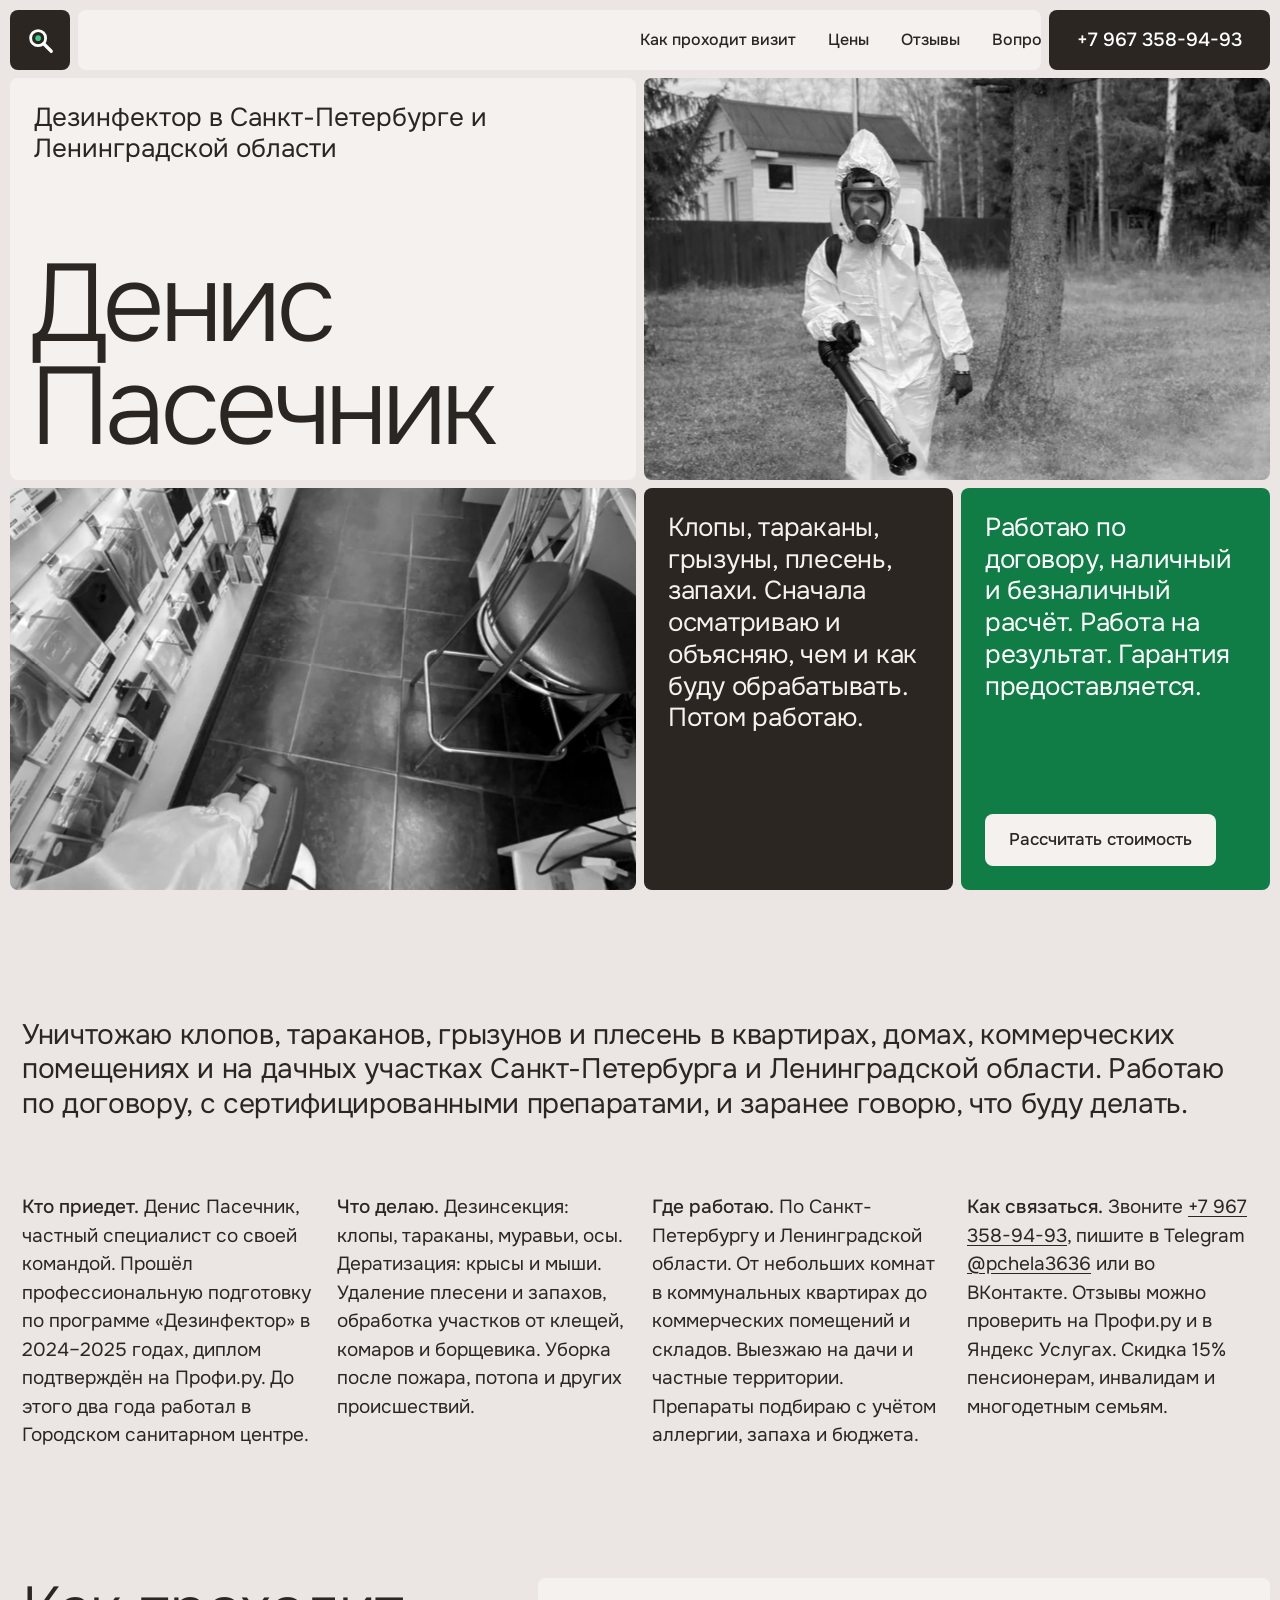
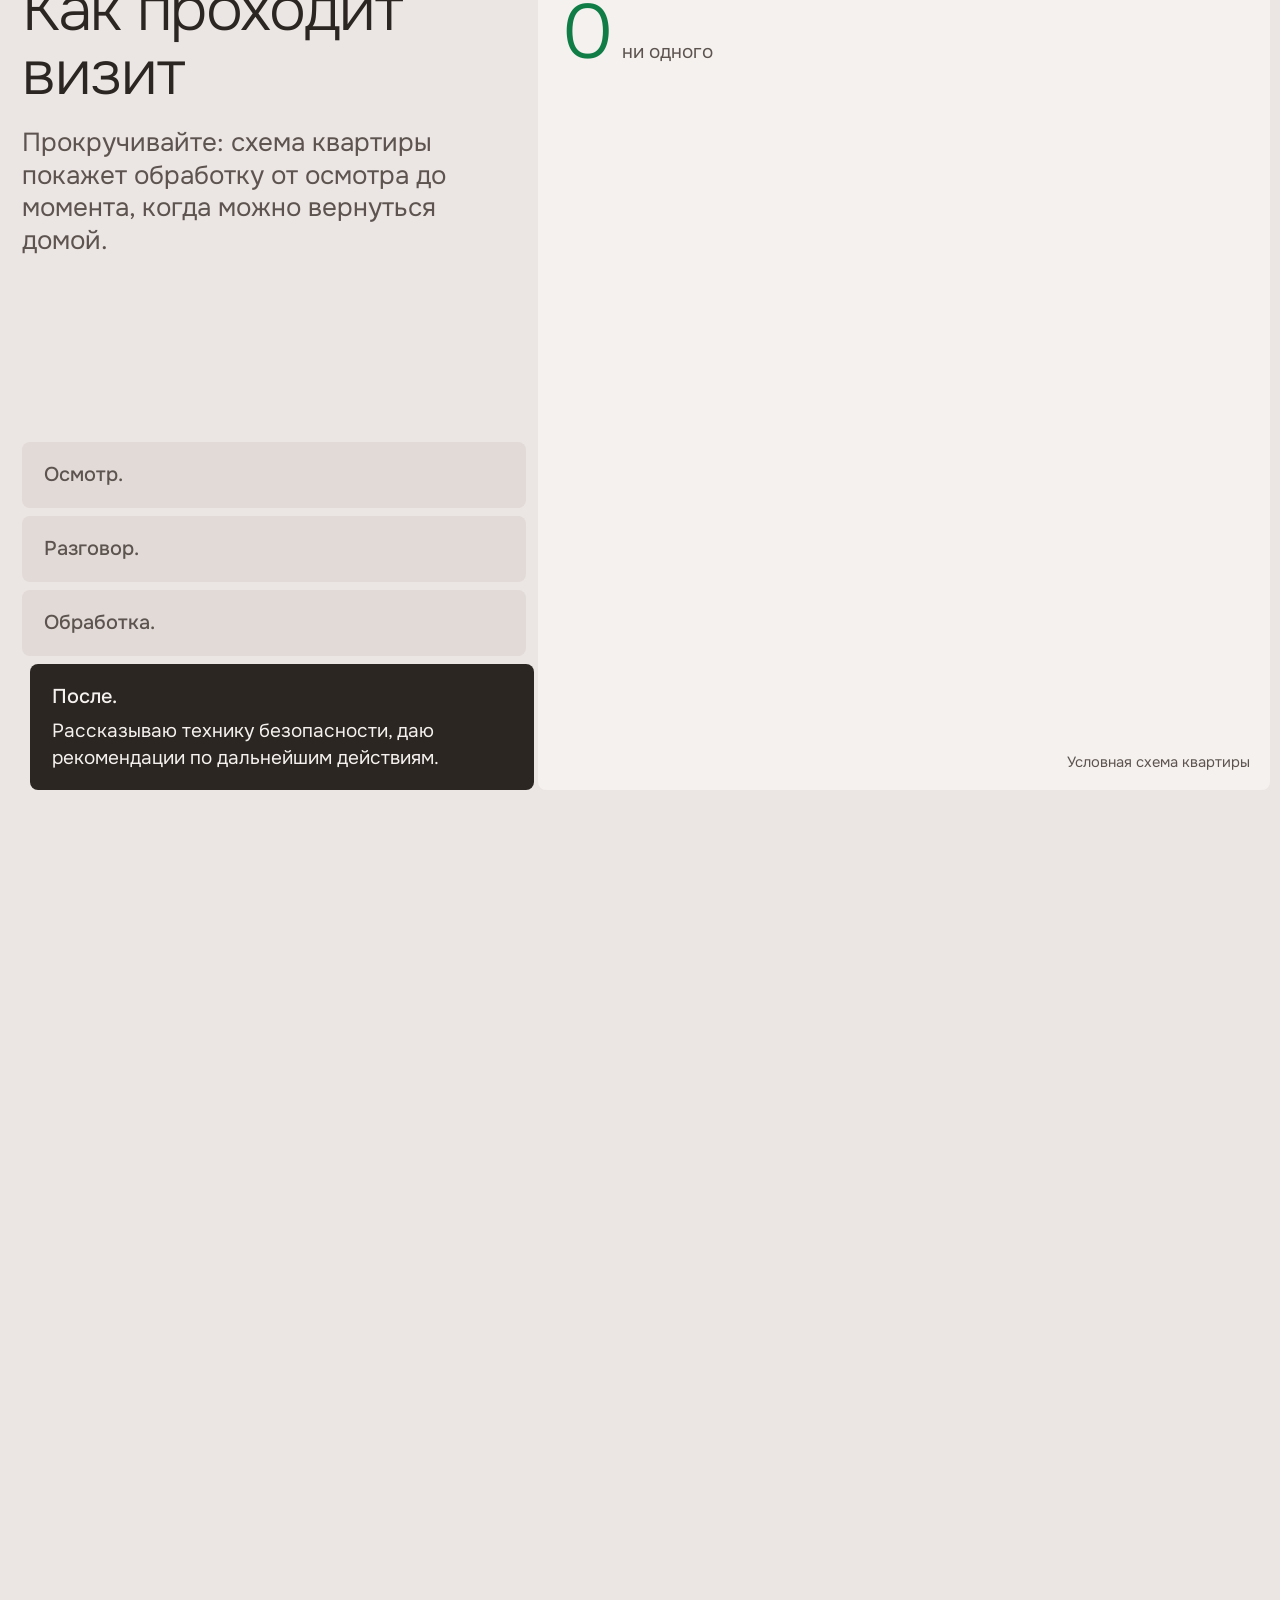
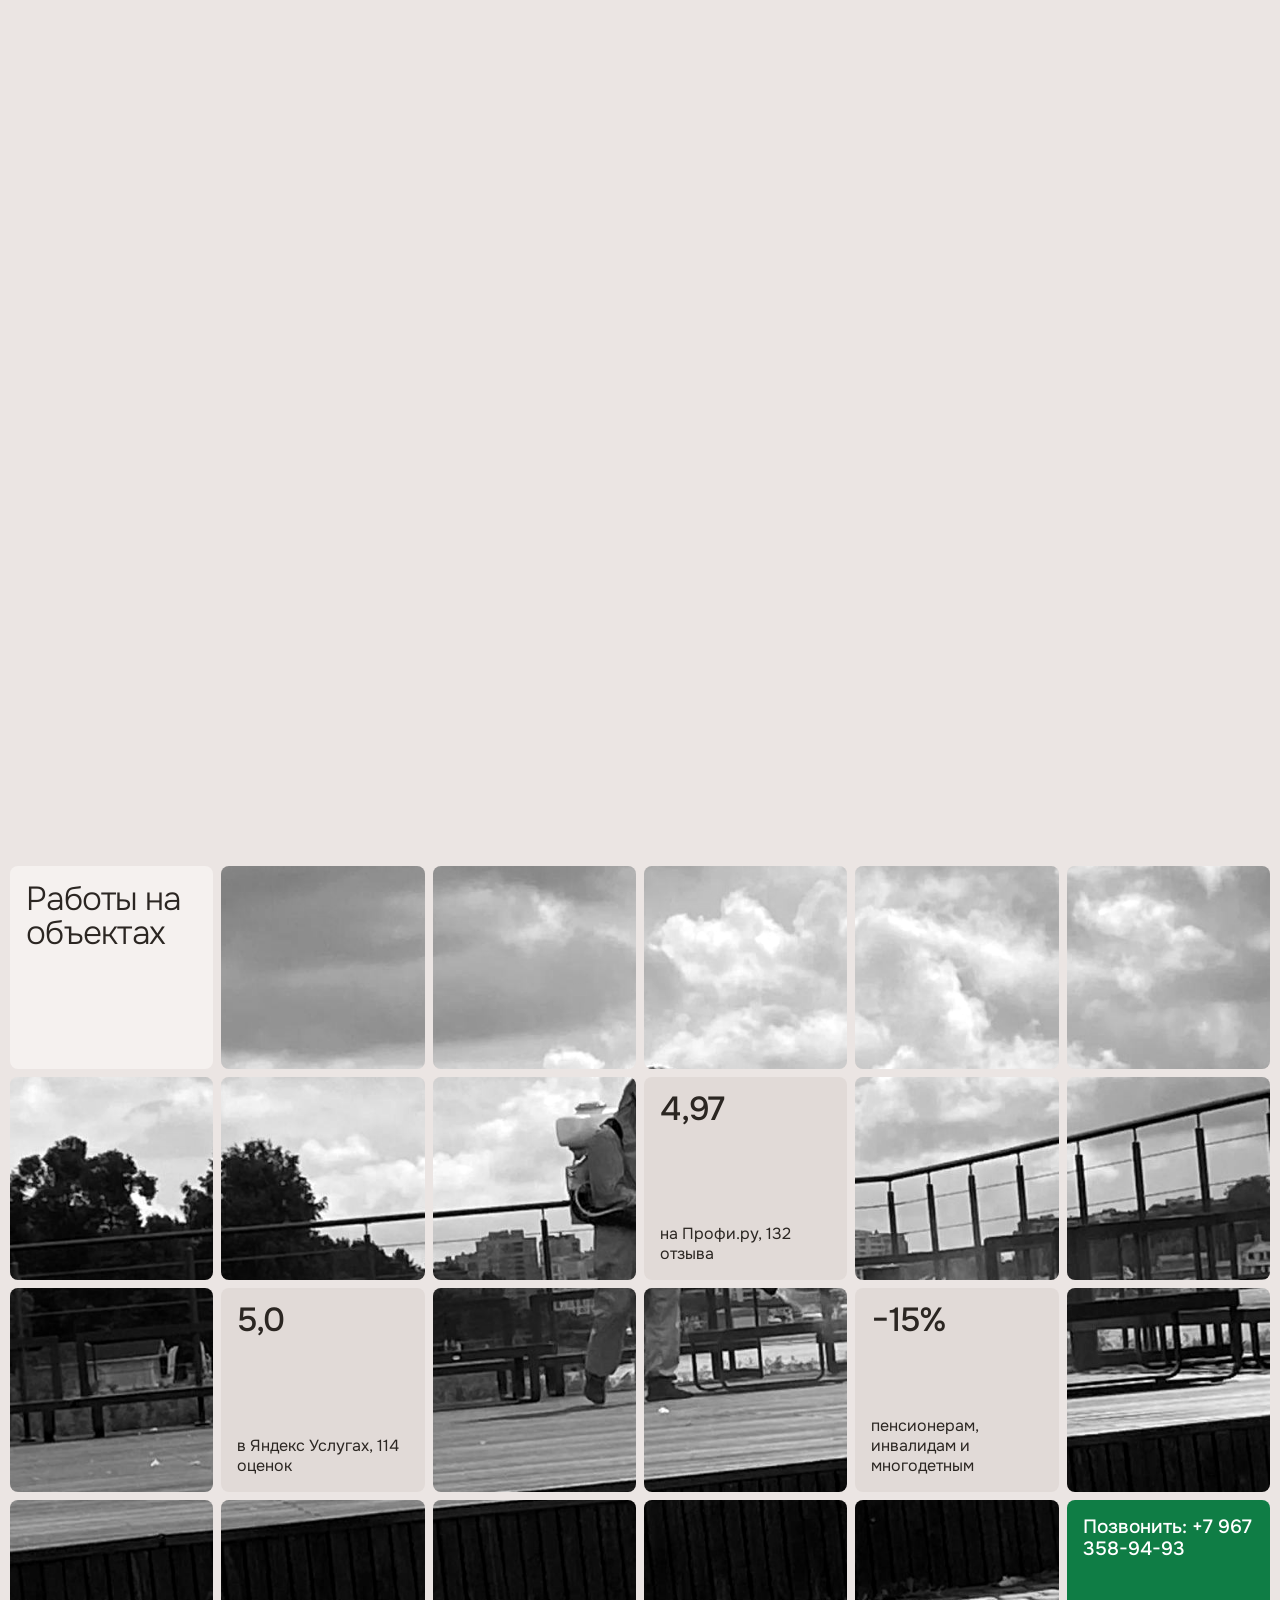
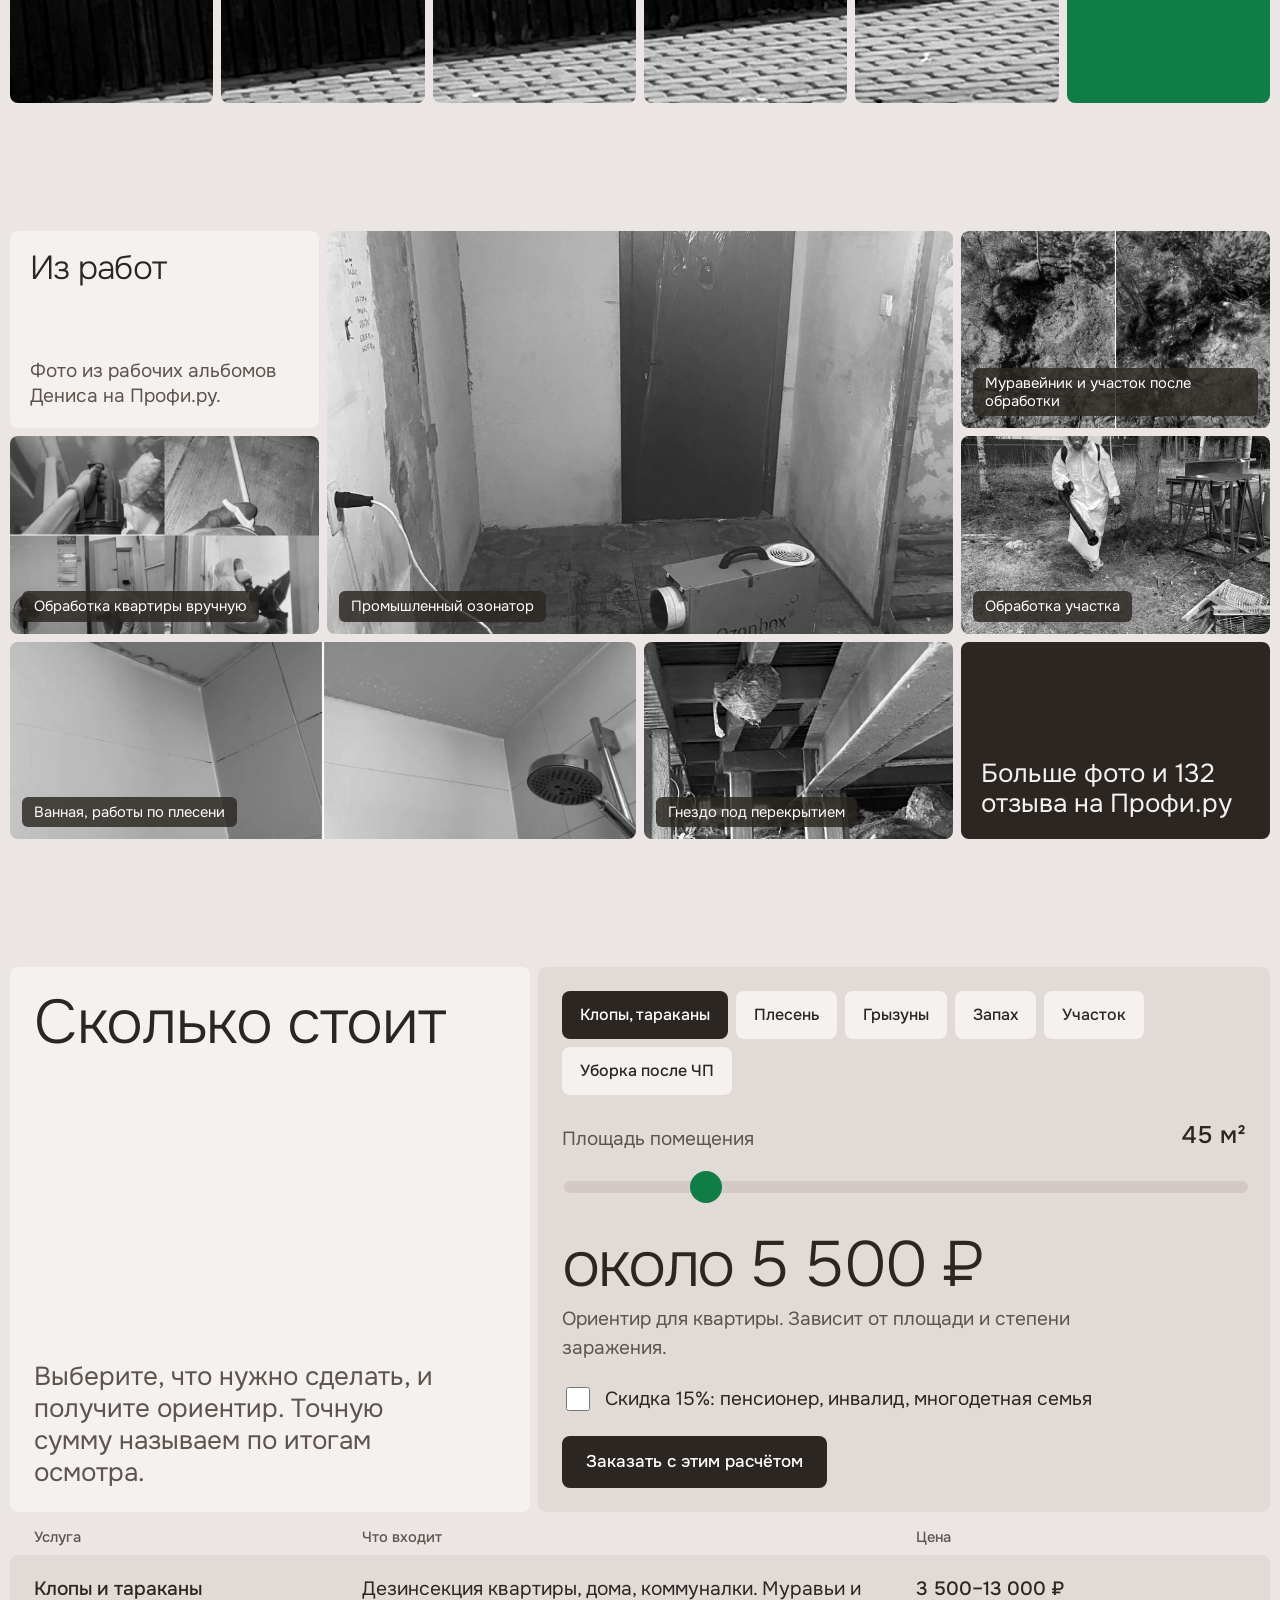
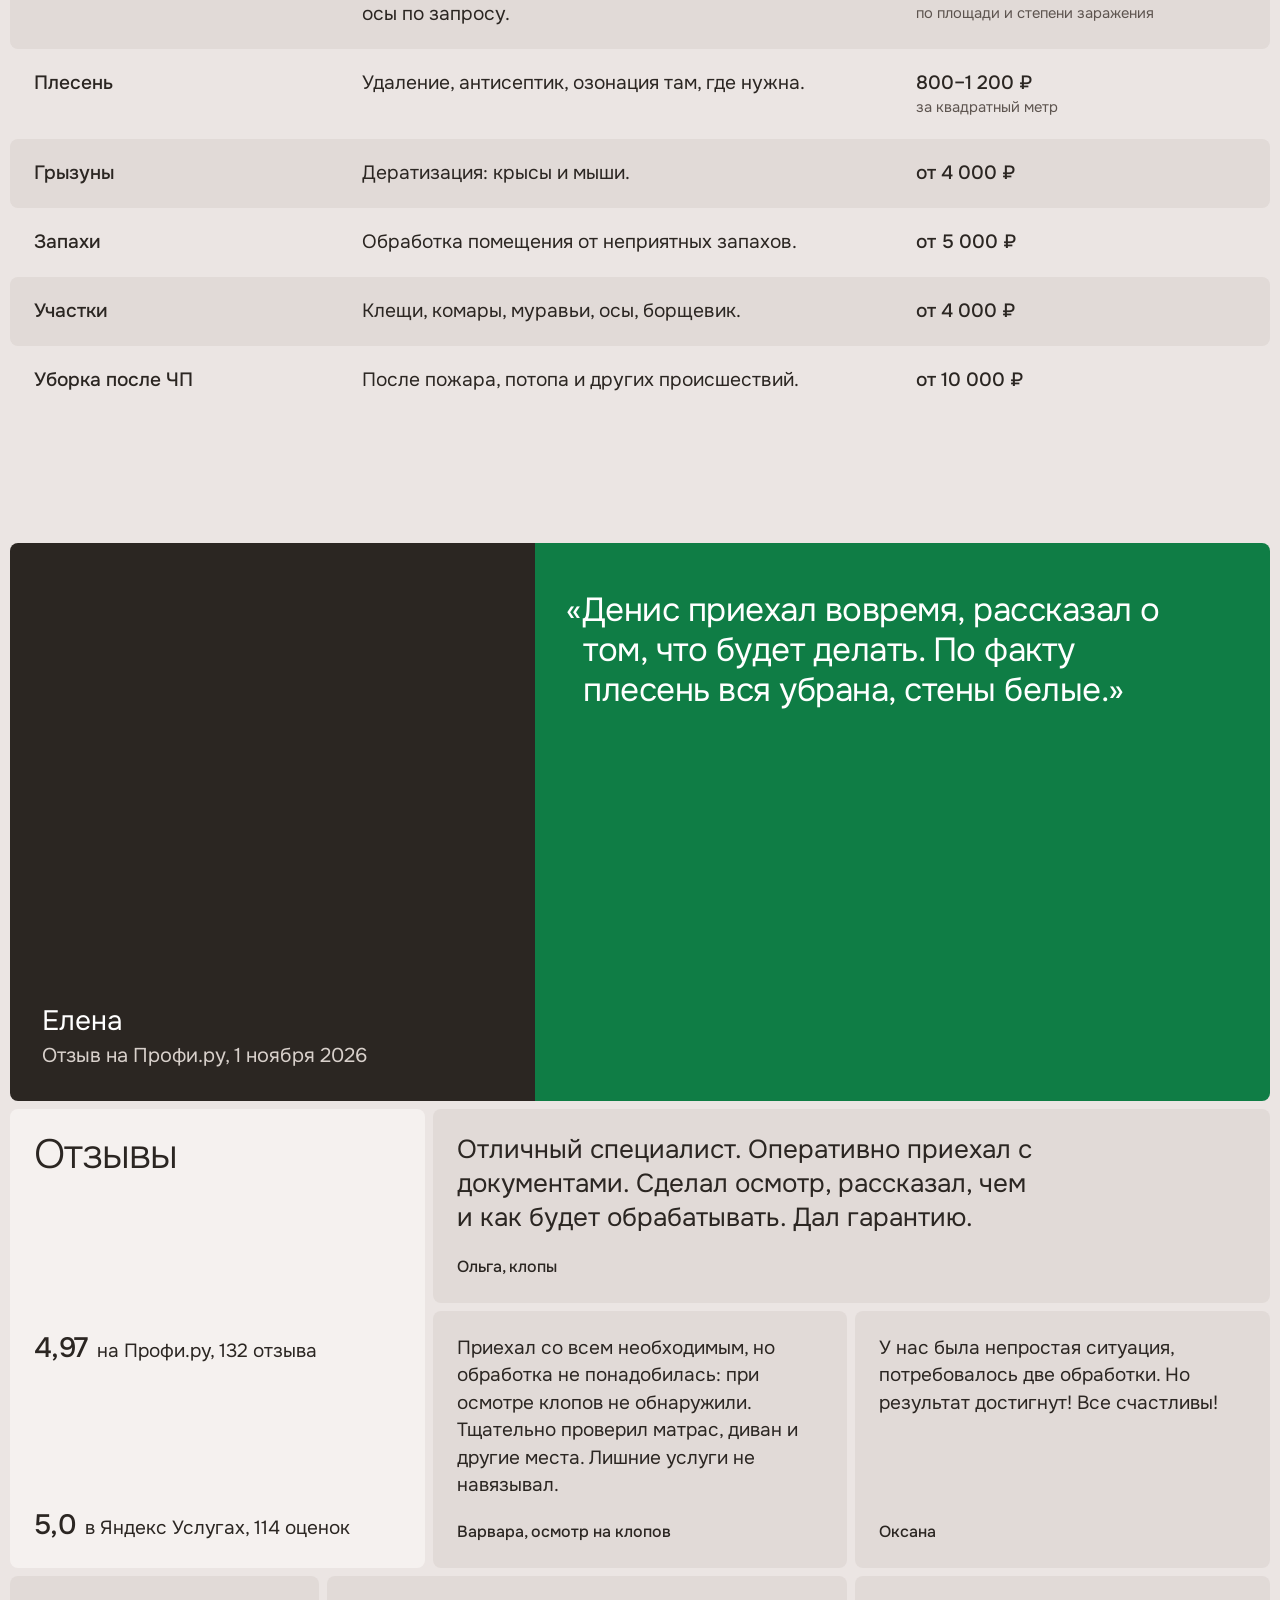
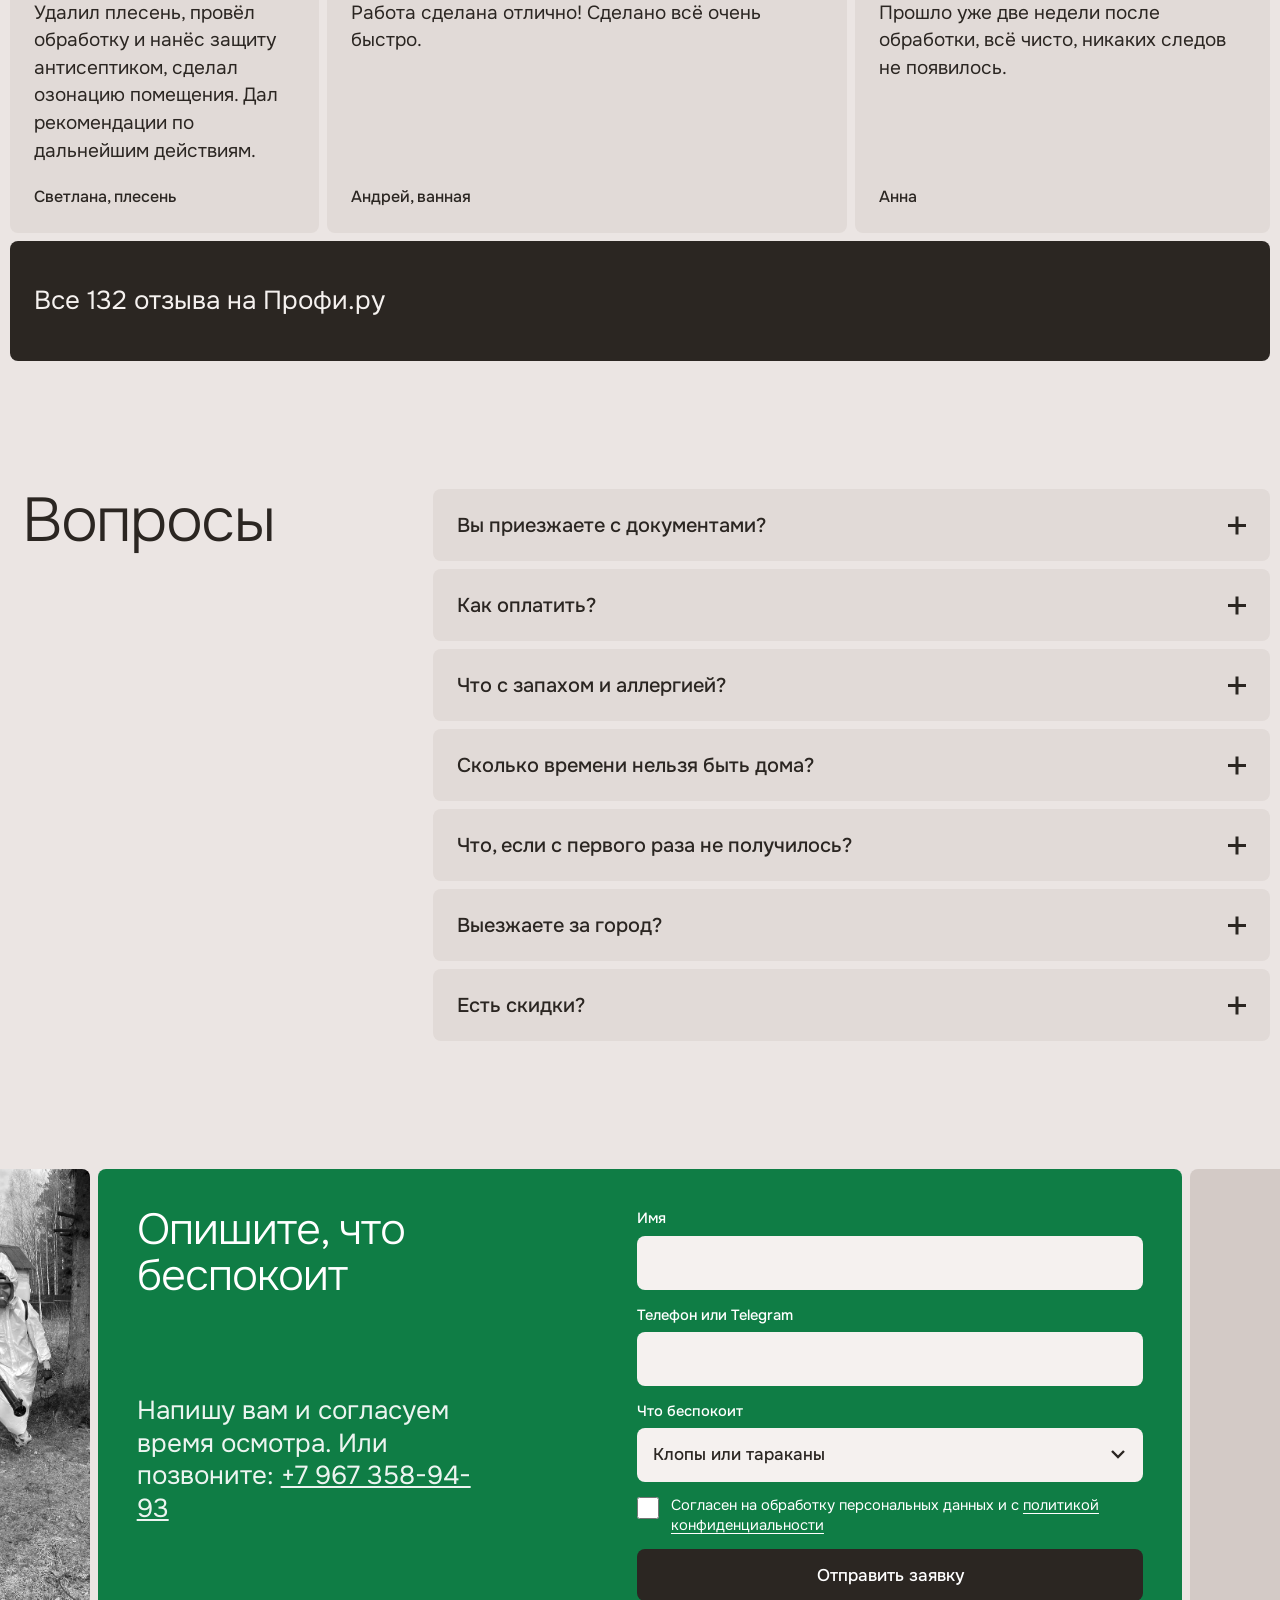
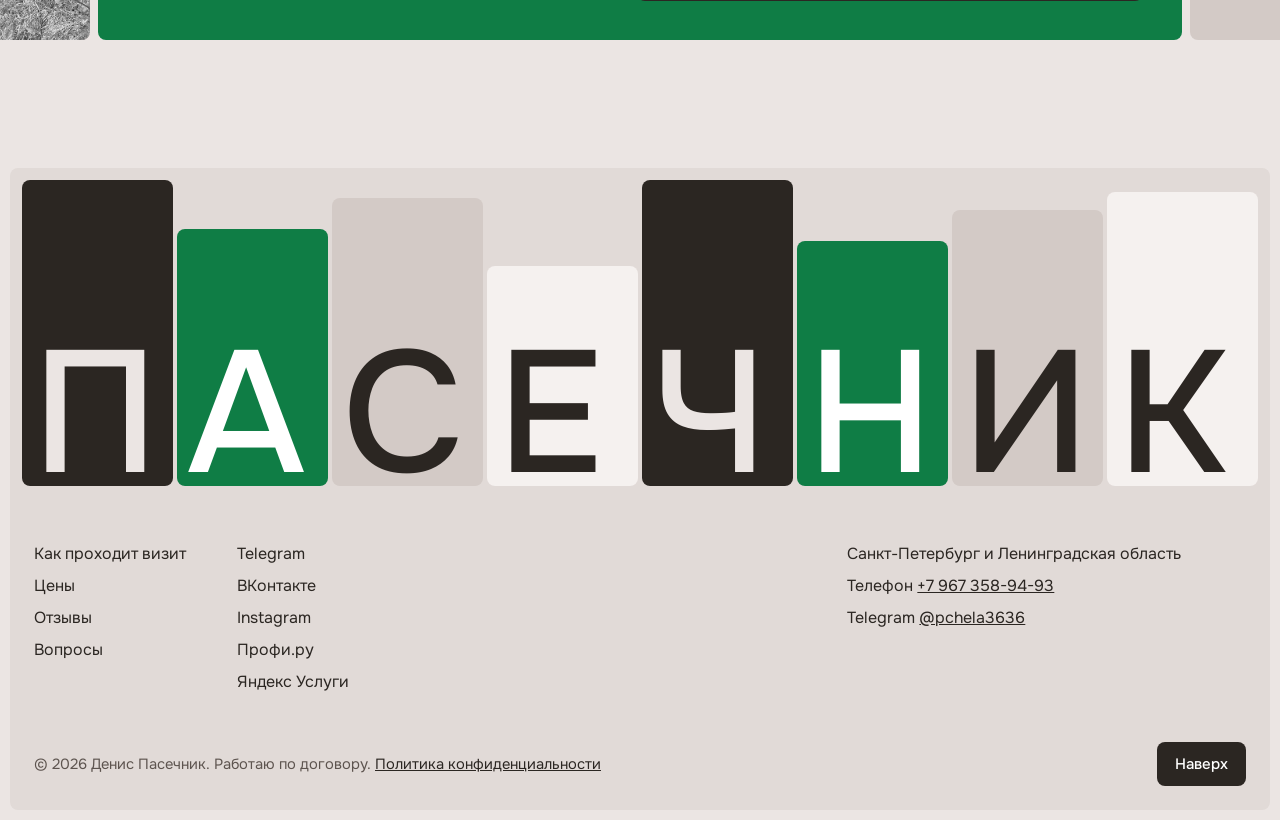
<file: index.html>
<!DOCTYPE html>
<html lang="ru">
<head>
<meta charset="utf-8">
<meta name="viewport" content="width=device-width, initial-scale=1">
<meta name="color-scheme" content="light">
<title>Денис Пасечник — дезинфектор в Санкт-Петербурге: клопы, тараканы, плесень</title>
<meta name="description" content="Уничтожаю клопов, тараканов, грызунов и плесень, убираю запахи и обрабатываю участки в Санкт-Петербурге и Ленинградской области. Работаю по договору, цены от 800 ₽.">
<meta property="og:title" content="Денис Пасечник — дезинфектор в Санкт-Петербурге">
<meta property="og:description" content="Клопы, тараканы, грызуны, плесень, запахи. Осматриваю, объясняю, обрабатываю. По договору.">
<meta property="og:type" content="website">
<meta property="og:image" content="https://pcheladez.ru/img/hero-main.jpg">
<meta property="og:url" content="https://pcheladez.ru/">
<meta property="og:locale" content="ru_RU">
<meta property="og:site_name" content="Денис Пасечник — дезинфектор">
<meta name="twitter:card" content="summary_large_image">
<link rel="canonical" href="https://pcheladez.ru/">
<meta name="robots" content="index, follow, max-image-preview:large">
<link rel="icon" href="data:image/svg+xml,%3Csvg xmlns='http://www.w3.org/2000/svg' viewBox='0 0 32 32'%3E%3Crect width='32' height='32' rx='6' fill='%232b2622'/%3E%3Ccircle cx='14' cy='14' r='7' fill='none' stroke='%23fff' stroke-width='3'/%3E%3Cpath d='M19.5 19.5l7 7' stroke='%23fff' stroke-width='3.5' stroke-linecap='round'/%3E%3Ccircle cx='14' cy='14' r='2.6' fill='%2330c27a'/%3E%3C/svg%3E">
<script type="application/ld+json">
{
  "@context": "https://schema.org",
  "@type": "LocalBusiness",
  "@id": "https://pcheladez.ru/#business",
  "name": "Денис Пасечник — дезинфектор",
  "description": "Уничтожение клопов, тараканов, грызунов и плесени, удаление запахов, обработка участков и уборка после происшествий в Санкт-Петербурге и Ленинградской области. Работа по договору.",
  "url": "https://pcheladez.ru/",
  "image": "https://pcheladez.ru/img/hero-main.jpg",
  "telephone": "+7 967 358-94-93",
  "address": {"@type": "PostalAddress", "addressLocality": "Санкт-Петербург", "addressCountry": "RU"},
  "areaServed": [{"@type": "City", "name": "Санкт-Петербург"}, {"@type": "AdministrativeArea", "name": "Ленинградская область"}],
  "founder": {"@type": "Person", "name": "Денис Пасечник"},
  "paymentAccepted": "Наличные, безналичный расчёт",
  "sameAs": ["https://t.me/pchela3636", "https://vk.ru/pchelkin36", "https://instagram.com/pasechnikd36", "https://profi.ru/profile/PasechnikDA5", "https://uslugi.yandex.ru/profile/DenisPasechnik-2666464"],
  "hasOfferCatalog": {
    "@type": "OfferCatalog",
    "name": "Услуги",
    "itemListElement": [
      {"@type": "Offer", "itemOffered": {"@type": "Service", "name": "Уничтожение клопов и тараканов", "serviceType": "Дезинсекция"}, "priceSpecification": {"@type": "PriceSpecification", "minPrice": 3500, "maxPrice": 13000, "priceCurrency": "RUB"}},
      {"@type": "Offer", "itemOffered": {"@type": "Service", "name": "Удаление плесени", "serviceType": "Удаление плесени"}, "priceSpecification": {"@type": "PriceSpecification", "minPrice": 800, "maxPrice": 1200, "priceCurrency": "RUB", "unitText": "м²"}},
      {"@type": "Offer", "itemOffered": {"@type": "Service", "name": "Дератизация: крысы и мыши", "serviceType": "Дератизация"}, "priceSpecification": {"@type": "PriceSpecification", "minPrice": 4000, "priceCurrency": "RUB"}},
      {"@type": "Offer", "itemOffered": {"@type": "Service", "name": "Обработка помещения от запахов", "serviceType": "Удаление запахов"}, "priceSpecification": {"@type": "PriceSpecification", "minPrice": 5000, "priceCurrency": "RUB"}},
      {"@type": "Offer", "itemOffered": {"@type": "Service", "name": "Обработка участков: клещи, комары, муравьи, осы, борщевик", "serviceType": "Обработка участков"}, "priceSpecification": {"@type": "PriceSpecification", "minPrice": 4000, "priceCurrency": "RUB"}},
      {"@type": "Offer", "itemOffered": {"@type": "Service", "name": "Уборка после пожара, потопа и других происшествий", "serviceType": "Уборка после ЧП"}, "priceSpecification": {"@type": "PriceSpecification", "minPrice": 10000, "priceCurrency": "RUB"}}
    ]
  }
}
</script>
<script>document.documentElement.classList.add('js')</script>
<link rel="preconnect" href="https://fonts.googleapis.com">
<link rel="preconnect" href="https://fonts.gstatic.com" crossorigin>
<link href="https://fonts.googleapis.com/css2?family=Onest:wght@300;400;500&display=swap" rel="stylesheet">
<link rel="stylesheet" href="styles.css">
<meta name="yandex-verification" content="7057c6ccf3698974" />
<meta name="google-site-verification" content="pWSTDw-oTGeY7aeS6OkhGG3UpPE7cXwAfXi8WKAnwCo" />
<script>(function(m,e,t,r,i,k,a){m[i]=m[i]||function(){(m[i].a=m[i].a||[]).push(arguments)};m[i].l=1*new Date();k=e.createElement(t),a=e.getElementsByTagName(t)[0],k.async=1,k.src=r,a.parentNode.insertBefore(k,a)})(window,document,'script','https://mc.yandex.ru/metrika/tag.js?id=114677936','ym');ym(114677936,'init',{ssr:true,webvisor:true,clickmap:true,referrer:document.referrer,url:location.href,accurateTrackBounce:true,trackLinks:true});</script>
<noscript><div><img src="https://mc.yandex.ru/watch/114677936" style="position:absolute;left:-9999px" alt=""></div></noscript>
</head>
<body>

<header class="bar" id="header">
  <a class="bar__logo" href="#top" aria-label="Денис Пасечник — на главную">
    <svg viewBox="0 0 32 32" width="30" height="30" aria-hidden="true"><circle cx="14" cy="14" r="8" fill="none" stroke="currentColor" stroke-width="3"/><path d="M20 20l8 8" stroke="currentColor" stroke-width="3.5" stroke-linecap="round"/><circle cx="14" cy="14" r="3" fill="#3ad08a"/></svg>
  </a>
  <nav class="bar__nav" id="nav" aria-label="Разделы">
    <a href="#visit">Как проходит визит</a>
    <a href="#prices">Цены</a>
    <a href="#reviews">Отзывы</a>
    <a href="#faq">Вопросы</a>
  </nav>
  <a class="bar__cta" href="tel:+79673589493">+7 967 358-94-93</a>
  <button class="bar__burger" id="burger" type="button" aria-expanded="false" aria-controls="nav" aria-label="Меню"><span></span><span></span></button>
</header>

<main id="top">

<!-- HERO -->
<section class="hero" aria-label="Денис Пасечник, дезинфектор">
  <div class="t t--paper hero__name">
    <p class="hero__what">Дезинфектор в Санкт-Петербурге и Ленинградской области</p>
    <h1><span class="nm"><span>Денис</span></span><span class="nm"><span>Пасечник</span></span></h1>
    <a class="btn btn--ink hero__cta" href="#prices">Рассчитать стоимость</a>
  </div>
  <div class="t hero__ph hero__ph1 shutter" data-shutter>
    <img src="img/hero-main.jpg" width="1000" height="1500" alt="Денис в защитном костюме обрабатывает газон холодным туманом" fetchpriority="high" style="object-position:50% 20%">
  </div>
  <div class="t hero__ph hero__ph2 shutter shutter--l" data-shutter>
    <img src="img/hero-shop.jpg" width="900" height="1200" alt="Обработка торгового помещения распылителем" style="object-position:50% 60%">
  </div>
  <div class="t t--ink hero__a">
    <p>Клопы, тараканы, грызуны, плесень, запахи. Сначала осматриваю и объясняю, чем и как буду обрабатывать. Потом работаю.</p>
  </div>
  <div class="t t--accent hero__b">
    <p>Работаю по договору, наличный и безналичный расчёт. Работа на результат. Гарантия предоставляется.</p>
    <a class="btn btn--paper" href="#prices">Рассчитать стоимость</a>
  </div>
</section>

<!-- INTRO -->
<section class="intro" aria-labelledby="intro-h">
  <h2 id="intro-h" class="sr">О специалисте</h2>
  <p class="intro__lead" data-r>Уничтожаю клопов, тараканов, грызунов и плесень в квартирах, домах, коммерческих помещениях и на дачных участках Санкт-Петербурга и Ленинградской области. Работаю по договору, с сертифицированными препаратами, и заранее говорю, что буду делать.</p>
  <div class="intro__cols">
    <p data-r style="--d:1"><b>Кто приедет.</b> Денис Пасечник, частный специалист со своей командой. Прошёл профессиональную подготовку по программе «Дезинфектор» в 2024–2025 годах, диплом подтверждён на Профи.ру. До этого два года работал в Городском санитарном центре.</p>
    <p data-r style="--d:2"><b>Что делаю.</b> Дезинсекция: клопы, тараканы, муравьи, осы. Дератизация: крысы и мыши. Удаление плесени и запахов, обработка участков от клещей, комаров и борщевика. Уборка после пожара, потопа и других происшествий.</p>
    <p data-r style="--d:3"><b>Где работаю.</b> По Санкт-Петербургу и Ленинградской области. От небольших комнат в коммунальных квартирах до коммерческих помещений и складов. Выезжаю на дачи и частные территории. Препараты подбираю с учётом аллергии, запаха и бюджета.</p>
    <p data-r style="--d:4"><b>Как связаться.</b> Звоните <a href="tel:+79673589493">+7 967 358-94-93</a>, пишите в Telegram <a href="https://t.me/pchela3636" target="_blank" rel="noopener">@pchela3636</a> или во ВКонтакте. Отзывы можно проверить на Профи.ру и в Яндекс Услугах. Скидка 15% пенсионерам, инвалидам и многодетным семьям.</p>
  </div>
</section>

<!-- VISIT: scroll scene -->
<section class="visit" id="visit" aria-labelledby="visit-h">
  <div class="visit__track">
    <div class="visit__stage">
      <div class="visit__copy">
        <div class="visit__head">
          <h2 id="visit-h">Как проходит визит</h2>
          <p>Прокручивайте: схема квартиры покажет обработку от осмотра до момента, когда можно вернуться домой.</p>
        </div>
        <ol class="steps" id="steps">
          <li class="step is-active"><b>Осмотр.</b> <span>Проверяю все места, где могут жить вредители: щели, плинтусы, стыки, мебель. Находим очаги.</span></li>
          <li class="step"><b>Разговор.</b> <span>Объясняю, чем и как буду обрабатывать, что закрыть и убрать. Лишнего не предлагаю.</span></li>
          <li class="step"><b>Обработка.</b> <span>Применяю различные методы обработки, механические и с использованием различной техники.</span></li>
          <li class="step"><b>После.</b> <span>Рассказываю технику безопасности, даю рекомендации по дальнейшим действиям.</span></li>
        </ol>
      </div>
      <div class="visit__plan">
        <canvas id="plan" aria-label="Схема квартиры: по мере прокрутки насекомых на ней становится всё меньше" role="img"></canvas>
        <div class="plan__count"><b id="cnt">140</b><span id="cntl">насекомых на схеме</span></div>
        <p class="plan__cap">Условная схема квартиры</p>
      </div>
    </div>
  </div>
</section>

<!-- MOSAIC -->
<section class="mosaic" aria-label="Работы Дениса">
  <div class="mosaic__board" id="board">
    <img src="img/mosaic-wide.jpg" width="1500" height="1000" alt="Денис в защитном костюме обрабатывает террасу холодным туманом" loading="lazy">
    <h2 class="sr">Работы на объектах</h2>
  </div>
</section>

<!-- WORK BOARD -->
<section class="work" aria-labelledby="work-h">
  <div class="work__board">
    <div class="t t--paper work__head" data-r>
      <h2 id="work-h">Из работ</h2>
      <p>Фото из рабочих альбомов Дениса на Профи.ру.</p>
    </div>
    <figure class="t work__a" data-r><img src="img/g-fog.jpg" width="900" height="1200" alt="Промышленный озонатор в пустой комнате" loading="lazy"><figcaption>Промышленный озонатор</figcaption></figure>
    <figure class="t work__b" data-r style="--d:1"><img src="img/g-ants.jpg" width="1300" height="864" alt="Муравейник в лесу и тот же участок после обработки" loading="lazy"><figcaption>Муравейник и участок после обработки</figcaption></figure>
    <figure class="t work__c" data-r style="--d:2"><img src="img/g-plot.jpg" width="900" height="1200" alt="Специалист в защитном костюме обрабатывает участок" loading="lazy"><figcaption>Обработка участка</figcaption></figure>
    <figure class="t work__d" data-r><img src="img/g-room.jpg" width="1000" height="1000" alt="Обработка комнаты вручную распылителем" loading="lazy"><figcaption>Обработка квартиры вручную</figcaption></figure>
    <figure class="t work__e" data-r style="--d:1"><img src="img/g-bath.jpg" width="1300" height="864" alt="Стены и потолок ванной комнаты" loading="lazy"><figcaption>Ванная, работы по плесени</figcaption></figure>
    <figure class="t work__f" data-r style="--d:2"><img src="img/g-nest.jpg" width="800" height="1066" alt="Гнездо под перекрытием" loading="lazy"><figcaption>Гнездо под перекрытием</figcaption></figure>
    <a class="t t--ink work__g" href="https://profi.ru/profile/PasechnikDA5" target="_blank" rel="noopener" data-r style="--d:3">
      <span>Больше фото и 132 отзыва на Профи.ру</span>
    </a>
  </div>
</section>

<!-- PRICES -->
<section class="prices" id="prices" aria-labelledby="prices-h">
  <div class="prices__top">
    <div class="t t--paper prices__head" data-r>
      <h2 id="prices-h">Сколько стоит</h2>
      <p>Выберите, что нужно сделать, и получите ориентир. Точную сумму называем по итогам осмотра.</p>
    </div>
    <form class="t calc" id="calc" data-r style="--d:1" aria-label="Калькулятор стоимости">
      <fieldset class="calc__types">
        <legend class="sr">Что нужно сделать</legend>
        <label><input type="radio" name="svc" value="bugs" checked><span>Клопы, тараканы</span></label>
        <label><input type="radio" name="svc" value="mold"><span>Плесень</span></label>
        <label><input type="radio" name="svc" value="rats"><span>Грызуны</span></label>
        <label><input type="radio" name="svc" value="smell"><span>Запах</span></label>
        <label><input type="radio" name="svc" value="plot"><span>Участок</span></label>
        <label><input type="radio" name="svc" value="emerg"><span>Уборка после ЧП</span></label>
      </fieldset>
      <div class="calc__area" id="calc-area">
        <label for="calc-range" id="calc-area-l">Площадь помещения</label>
        <output id="calc-area-v">45 м²</output>
        <input type="range" id="calc-range" min="20" max="150" step="5" value="45">
      </div>
      <div class="calc__res">
        <p class="calc__sum" id="calc-sum" aria-live="polite">около 6 000 ₽</p>
        <p class="calc__note" id="calc-note">Ориентир для квартиры. Зависит от площади и степени заражения.</p>
      </div>
      <label class="calc__disc"><input type="checkbox" id="calc-disc"><span>Скидка 15%: пенсионер, инвалид, многодетная семья</span></label>
      <button class="btn btn--ink" type="button" id="calc-go">Заказать с этим расчётом</button>
    </form>
  </div>

  <div class="ptable" data-r>
    <table>
      <caption class="sr">Услуги и цены</caption>
      <thead><tr><th scope="col">Услуга</th><th scope="col">Что входит</th><th scope="col">Цена</th></tr></thead>
      <tbody>
        <tr><th scope="row">Клопы и тараканы</th><td>Дезинсекция квартиры, дома, коммуналки. Муравьи и осы по запросу.</td><td>3 500–13 000 ₽<small>по площади и степени заражения</small></td></tr>
        <tr><th scope="row">Плесень</th><td>Удаление, антисептик, озонация там, где нужна.</td><td>800–1 200 ₽<small>за квадратный метр</small></td></tr>
        <tr><th scope="row">Грызуны</th><td>Дератизация: крысы и мыши.</td><td>от 4 000 ₽</td></tr>
        <tr><th scope="row">Запахи</th><td>Обработка помещения от неприятных запахов.</td><td>от 5 000 ₽</td></tr>
        <tr><th scope="row">Участки</th><td>Клещи, комары, муравьи, осы, борщевик.</td><td>от 4 000 ₽</td></tr>
        <tr><th scope="row">Уборка после ЧП</th><td>После пожара, потопа и других происшествий.</td><td>от 10 000 ₽</td></tr>
      </tbody>
    </table>
  </div>
</section>

<!-- REVIEWS -->
<section class="reviews" id="reviews" aria-labelledby="rev-h">
  <div class="rev__split" data-r>
    <div class="rev__who"><p><b>Елена</b>Отзыв на Профи.ру, 1 ноября 2026</p></div>
    <blockquote class="rev__q"><p>«Денис приехал вовремя, рассказал о том, что будет делать. По факту плесень вся убрана, стены белые.»</p></blockquote>
  </div>
  <div class="rev__board">
    <div class="t t--paper rev__head" data-r>
      <h2 id="rev-h">Отзывы</h2>
      <p><a href="https://profi.ru/profile/PasechnikDA5" target="_blank" rel="noopener"><b>4,97</b> на Профи.ру, 132 отзыва</a></p>
      <p><a href="https://uslugi.yandex.ru/profile/DenisPasechnik-2666464" target="_blank" rel="noopener"><b>5,0</b> в Яндекс Услугах, 114 оценок</a></p>
    </div>
    <figure class="t rev" data-r><blockquote>Отличный специалист. Оперативно приехал с документами. Сделал осмотр, рассказал, чем и как будет обрабатывать. Дал гарантию.</blockquote><figcaption>Ольга, клопы</figcaption></figure>
    <figure class="t rev" data-r style="--d:1"><blockquote>Приехал со всем необходимым, но обработка не понадобилась: при осмотре клопов не обнаружили. Тщательно проверил матрас, диван и другие места. Лишние услуги не навязывал.</blockquote><figcaption>Варвара, осмотр на клопов</figcaption></figure>
    <figure class="t rev" data-r style="--d:2"><blockquote>У нас была непростая ситуация, потребовалось две обработки. Но результат достигнут! Все счастливы!</blockquote><figcaption>Оксана</figcaption></figure>
    <figure class="t rev" data-r><blockquote>Удалил плесень, провёл обработку и нанёс защиту антисептиком, сделал озонацию помещения. Дал рекомендации по дальнейшим действиям.</blockquote><figcaption>Светлана, плесень</figcaption></figure>
    <figure class="t rev" data-r style="--d:1"><blockquote>Работа сделана отлично! Сделано всё очень быстро.</blockquote><figcaption>Андрей, ванная</figcaption></figure>
    <figure class="t rev" data-r style="--d:2"><blockquote>Прошло уже две недели после обработки, всё чисто, никаких следов не появилось.</blockquote><figcaption>Анна</figcaption></figure>
    <a class="t t--ink rev rev--more" href="https://profi.ru/profile/PasechnikDA5" target="_blank" rel="noopener" data-r style="--d:1"><span>Все 132 отзыва на Профи.ру</span></a>
  </div>
</section>

<!-- FAQ -->
<section class="faq" id="faq" aria-labelledby="faq-h">
  <h2 id="faq-h" data-r>Вопросы</h2>
  <div class="faq__list">
    <details name="faq" data-r><summary>Вы приезжаете с документами?</summary><p>Да. Работаю строго по договору, сертификаты на препараты в наличии, их можно посмотреть при осмотре.</p></details>
    <details name="faq" data-r style="--d:1"><summary>Как оплатить?</summary><p>Наличными или безналичным расчётом.</p></details>
    <details name="faq" data-r style="--d:1"><summary>Что с запахом и аллергией?</summary><p>Препараты подбираю индивидуально: учитываю аллергию, запах и бюджет. Перед обработкой объясняю, что и как буду использовать.</p></details>
    <details name="faq" data-r style="--d:1"><summary>Сколько времени нельзя быть дома?</summary><p>Зависит от препарата и помещения. Рассчитываю время после осмотра и говорю заранее. Подсказываю, какую технику и вещи накрыть.</p></details>
    <details name="faq" data-r style="--d:1"><summary>Что, если с первого раза не получилось?</summary><p>Сложные случаи иногда требуют второй обработки, клиенты пишут об этом в отзывах. Работаю на результат, гарантия предоставляется.</p></details>
    <details name="faq" data-r style="--d:1"><summary>Выезжаете за город?</summary><p>Да. Работаю по Санкт-Петербургу и Ленинградской области, включая дачи и частные территории.</p></details>
    <details name="faq" data-r style="--d:1"><summary>Есть скидки?</summary><p>Да, 15% пенсионерам, инвалидам и многодетным семьям.</p></details>
  </div>
</section>

<!-- CTA -->
<section class="cta" id="contact" aria-labelledby="cta-h">
  <div class="t cta__ph" aria-hidden="true"><img src="img/g-plot.jpg" alt="" width="900" height="1200" loading="lazy"></div>
  <div class="t t--accent cta__main" data-r>
    <h2 id="cta-h">Опишите, что беспокоит</h2>
    <p>Напишу вам и согласуем время осмотра. Или позвоните: <a href="tel:+79673589493">+7 967 358-94-93</a></p>
    <form id="leadForm" class="form" novalidate>
      <input type="text" name="_gotcha" style="display:none" tabindex="-1" autocomplete="off">
      <input type="hidden" name="calc" id="calc-hidden">
      <label>Имя<input type="text" name="name" autocomplete="name" required></label>
      <label>Телефон или Telegram<input type="text" name="contact" autocomplete="tel" required></label>
      <label>Что беспокоит
        <select name="problem">
          <option>Клопы или тараканы</option>
          <option>Плесень</option>
          <option>Крысы или мыши</option>
          <option>Запах</option>
          <option>Участок: клещи, комары, осы</option>
          <option>Уборка после ЧП</option>
          <option>Другое</option>
        </select>
      </label>
      <label class="consent"><input type="checkbox" name="consent" value="yes" required><span>Согласен на обработку персональных данных и с <a href="privacy.html" target="_blank" rel="noopener">политикой конфиденциальности</a></span></label>
      <button class="btn btn--ink" type="submit">Отправить заявку</button>
    </form>
  </div>
  <div class="t t--deep cta__tile" aria-hidden="true"></div>
</section>

</main>

<footer class="foot">
  <div class="mark" aria-label="Пасечник">
    <span style="--h:100%;--b:var(--ink);--fg:#ebe5e3">П</span><span style="--h:84%;--b:var(--accent);--fg:#fff">А</span><span style="--h:94%;--b:var(--deep);--fg:var(--ink)">С</span><span style="--h:72%;--b:var(--paper);--fg:var(--ink)">Е</span><span style="--h:100%;--b:var(--ink);--fg:#ebe5e3">Ч</span><span style="--h:80%;--b:var(--accent);--fg:#fff">Н</span><span style="--h:90%;--b:var(--deep);--fg:var(--ink)">И</span><span style="--h:96%;--b:var(--paper);--fg:var(--ink)">К</span>
  </div>
  <div class="foot__cols">
    <nav class="foot__links" aria-label="Разделы">
      <a href="#visit">Как проходит визит</a>
      <a href="#prices">Цены</a>
      <a href="#reviews">Отзывы</a>
      <a href="#faq">Вопросы</a>
    </nav>
    <nav class="foot__links" aria-label="Профили">
      <a href="https://t.me/pchela3636" target="_blank" rel="noopener">Telegram</a>
      <a href="https://vk.ru/pchelkin36" target="_blank" rel="noopener">ВКонтакте</a>
      <a href="https://instagram.com/pasechnikd36" target="_blank" rel="noopener">Instagram</a>
      <a href="https://profi.ru/profile/PasechnikDA5" target="_blank" rel="noopener">Профи.ру</a>
      <a href="https://uslugi.yandex.ru/profile/DenisPasechnik-2666464" target="_blank" rel="noopener">Яндекс Услуги</a>
    </nav>
    <div class="foot__contact">
      <p>Санкт-Петербург и Ленинградская область</p>
      <p>Телефон <a href="tel:+79673589493">+7 967 358-94-93</a></p>
      <p>Telegram <a href="https://t.me/pchela3636" target="_blank" rel="noopener">@pchela3636</a></p>
    </div>
  </div>
  <div class="foot__last">
    <p>© <span id="year">2026</span> Денис Пасечник. Работаю по договору. <a href="privacy.html">Политика конфиденциальности</a></p>
    <a class="btn btn--ink btn--sm" href="#top">Наверх</a>
  </div>
</footer>

<div class="dock" aria-label="Связаться">
  <a class="btn btn--accent" href="tel:+79673589493">Позвонить</a>
  <a class="btn btn--ink" href="https://t.me/pchela3636" target="_blank" rel="noopener">Telegram</a>
</div>

<script src="script.js"></script>
<div class="cookie" id="cookie" role="region" aria-label="Файлы cookie" hidden>
  <p>Сайт использует технические файлы cookie и может использовать сервисы статистики. Подробнее в <a href="privacy.html">политике конфиденциальности</a>.</p>
  <button class="btn btn--ink btn--sm" type="button" id="cookie-ok">Понятно</button>
</div>
</body>
</html>
</file>
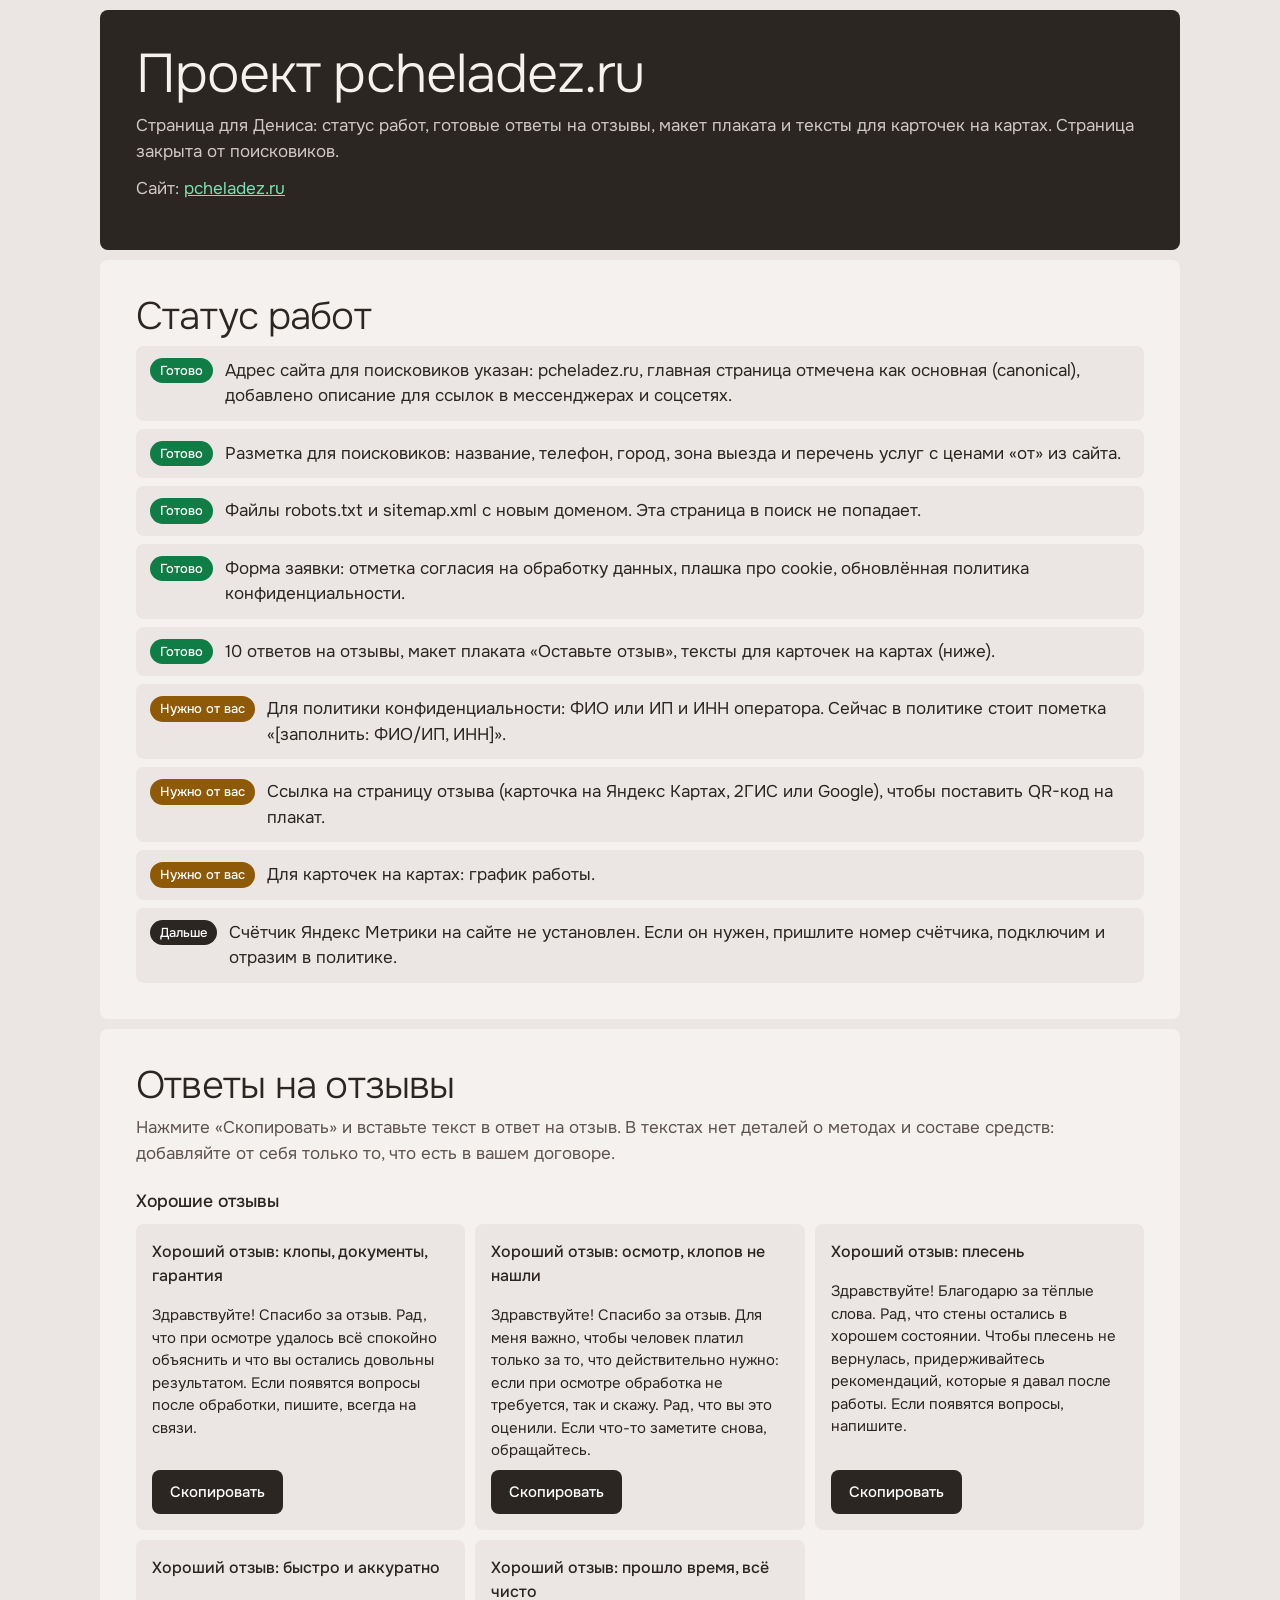
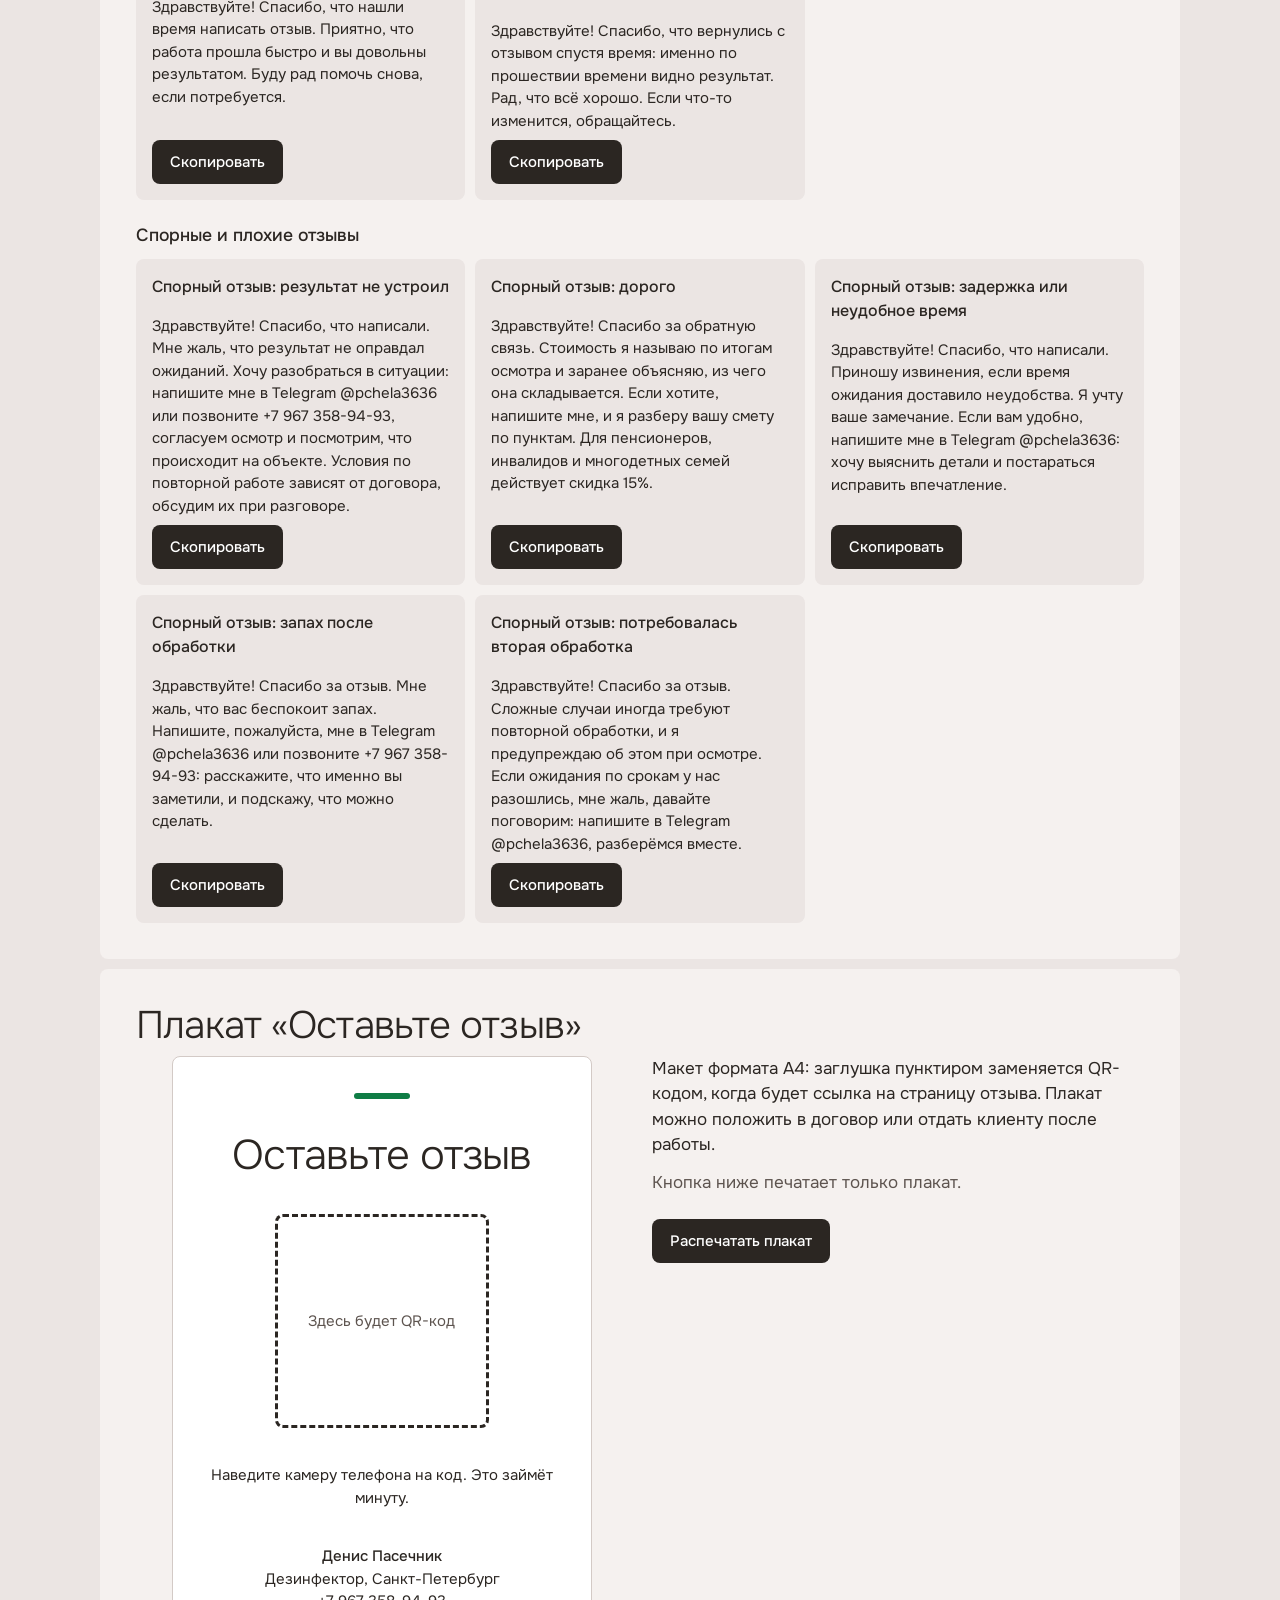
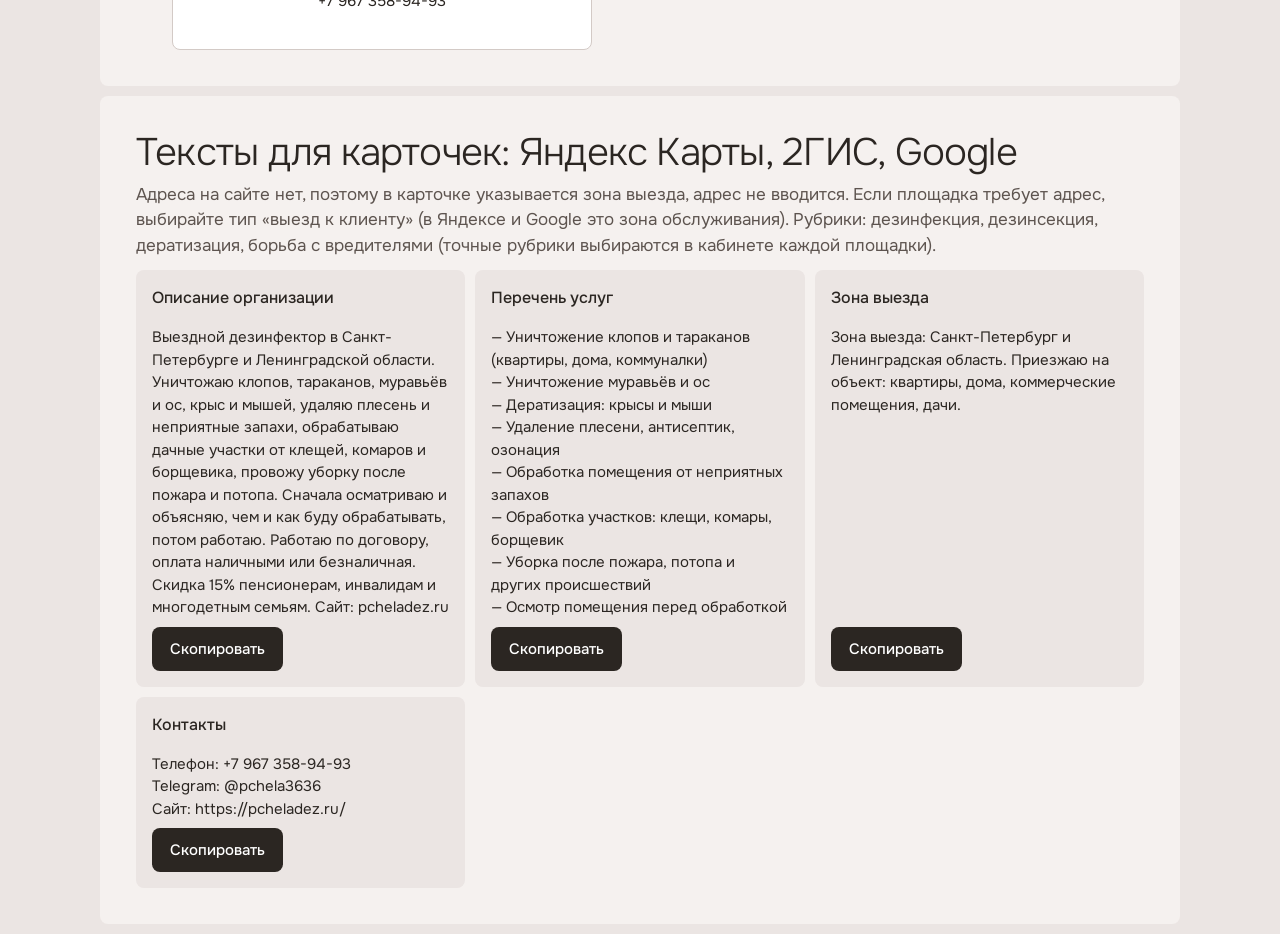
<file: project/index.html>
<!DOCTYPE html>
<html lang="ru">
<head>
<meta charset="utf-8">
<meta name="viewport" content="width=device-width, initial-scale=1">
<meta name="color-scheme" content="light">
<meta name="robots" content="noindex, nofollow">
<title>Проект pcheladez.ru: статус работ</title>
<link rel="icon" href="data:,">
<link href="https://fonts.googleapis.com/css2?family=Onest:wght@300;400;500&display=swap" rel="stylesheet">
<style>
:root{--bg:#ebe5e3;--surface:#e1dad7;--paper:#f5f1ef;--ink:#2b2622;--muted:#5d544f;--accent:#0f7d45;--r:8px}
*,*::before,*::after{box-sizing:border-box}
body{margin:0;background:var(--bg);color:var(--ink);font:400 17px/1.5 Onest,system-ui,sans-serif;padding:10px;overflow-x:hidden}
main{max-width:1080px;margin:0 auto;display:grid;gap:10px}
section,header{background:var(--paper);border-radius:var(--r);padding:clamp(18px,3vw,36px)}
header{background:var(--ink);color:#f5f1ef}
h1{font-weight:300;font-size:clamp(2rem,5vw,3.4rem);letter-spacing:-.02em;line-height:1.05;margin:0 0 10px}
h2{font-weight:300;font-size:clamp(1.6rem,3.2vw,2.4rem);letter-spacing:-.02em;line-height:1.1;margin:0 0 8px}
h3{font-weight:500;font-size:1rem;margin:0 0 8px}
p{margin:0 0 12px}
.lead{color:var(--muted)}
header .lead{color:#cfc8c4}
a{color:var(--accent)}
header a{color:#7be0ac}
ul{margin:0;padding:0;list-style:none;display:grid;gap:8px}
li{display:flex;gap:12px;align-items:flex-start;background:var(--bg);border-radius:var(--r);padding:12px 14px}
.st{flex:none;font-size:.8125rem;font-weight:500;padding:3px 10px;border-radius:99px;background:var(--accent);color:#fff;white-space:nowrap}
.st.w{background:var(--ink)}
.st.n{background:#8f5a07}
.grid{display:grid;grid-template-columns:repeat(auto-fill,minmax(min(100%,320px),1fr));gap:10px}
.rep,.blk{background:var(--bg);border-radius:var(--r);padding:16px;display:flex;flex-direction:column;gap:8px;min-width:0}
.rep p,.blk pre{margin:0;white-space:pre-wrap;overflow-wrap:anywhere;font:inherit;font-size:.9375rem;flex:1}
.cp{align-self:flex-start;min-height:44px;padding:0 18px;border:0;border-radius:var(--r);background:var(--ink);color:#fff;font:500 .9375rem Onest,system-ui,sans-serif;cursor:pointer}
.cp:hover{background:#000}
.cp.ok{background:var(--accent)}
.sub{margin:22px 0 10px;font-size:1.1rem;font-weight:500}
.poster{width:min(100%,420px);aspect-ratio:210/297;margin:0 auto;background:#fff;border:1px solid #d3cac6;border-radius:var(--r);padding:clamp(20px,6vw,36px);display:flex;flex-direction:column;align-items:center;justify-content:space-between;text-align:center}
.poster h3{font-weight:300;font-size:clamp(1.8rem,8vw,2.6rem);letter-spacing:-.02em;line-height:1.05;margin:0}
.poster .qr{width:62%;aspect-ratio:1;border:3px dashed var(--ink);border-radius:var(--r);display:grid;place-items:center;font-size:.9375rem;color:var(--muted);padding:12px}
.poster p{margin:0;font-size:.9375rem}
.poster b{font-weight:500}
.poster .acc{width:56px;height:6px;background:var(--accent);border-radius:3px}
.two{display:grid;grid-template-columns:minmax(0,1fr) minmax(0,1fr);gap:24px;align-items:start}
.print{margin-top:12px}
@media(max-width:760px){.two{grid-template-columns:1fr}}
@media print{body{padding:0;background:#fff}main>*:not(#poster){display:none}#poster{padding:0}#poster .noprint{display:none}.poster{border:0;width:100%}}
</style>
</head>
<body>
<main>
<header>
<h1>Проект pcheladez.ru</h1>
<p class="lead">Страница для Дениса: статус работ, готовые ответы на отзывы, макет плаката и тексты для карточек на картах. Страница закрыта от поисковиков.</p>
<p class="lead">Сайт: <a href="../">pcheladez.ru</a></p>
</header>

<section aria-labelledby="s1">
<h2 id="s1">Статус работ</h2>
<ul>
<li><span class="st">Готово</span><span>Адрес сайта для поисковиков указан: pcheladez.ru, главная страница отмечена как основная (canonical), добавлено описание для ссылок в мессенджерах и соцсетях.</span></li>
<li><span class="st">Готово</span><span>Разметка для поисковиков: название, телефон, город, зона выезда и перечень услуг с ценами «от» из сайта.</span></li>
<li><span class="st">Готово</span><span>Файлы robots.txt и sitemap.xml с новым доменом. Эта страница в поиск не попадает.</span></li>
<li><span class="st">Готово</span><span>Форма заявки: отметка согласия на обработку данных, плашка про cookie, обновлённая политика конфиденциальности.</span></li>
<li><span class="st">Готово</span><span>10 ответов на отзывы, макет плаката «Оставьте отзыв», тексты для карточек на картах (ниже).</span></li>
<li><span class="st n">Нужно от вас</span><span>Для политики конфиденциальности: ФИО или ИП и ИНН оператора. Сейчас в политике стоит пометка «[заполнить: ФИО/ИП, ИНН]».</span></li>
<li><span class="st n">Нужно от вас</span><span>Ссылка на страницу отзыва (карточка на Яндекс Картах, 2ГИС или Google), чтобы поставить QR-код на плакат.</span></li>
<li><span class="st n">Нужно от вас</span><span>Для карточек на картах: график работы.</span></li>
<li><span class="st w">Дальше</span><span>Счётчик Яндекс Метрики на сайте не установлен. Если он нужен, пришлите номер счётчика, подключим и отразим в политике.</span></li>
</ul>
</section>

<section aria-labelledby="s2">
<h2 id="s2">Ответы на отзывы</h2>
<p class="lead">Нажмите «Скопировать» и вставьте текст в ответ на отзыв. В текстах нет деталей о методах и составе средств: добавляйте от себя только то, что есть в вашем договоре.</p>
<p class="sub">Хорошие отзывы</p>
<div class="grid"><article class="rep"><h3>Хороший отзыв: клопы, документы, гарантия</h3><p id="r1">Здравствуйте! Спасибо за отзыв. Рад, что при осмотре удалось всё спокойно объяснить и что вы остались довольны результатом. Если появятся вопросы после обработки, пишите, всегда на связи.</p><button class="cp" type="button" data-t="r1">Скопировать</button></article><article class="rep"><h3>Хороший отзыв: осмотр, клопов не нашли</h3><p id="r2">Здравствуйте! Спасибо за отзыв. Для меня важно, чтобы человек платил только за то, что действительно нужно: если при осмотре обработка не требуется, так и скажу. Рад, что вы это оценили. Если что-то заметите снова, обращайтесь.</p><button class="cp" type="button" data-t="r2">Скопировать</button></article><article class="rep"><h3>Хороший отзыв: плесень</h3><p id="r3">Здравствуйте! Благодарю за тёплые слова. Рад, что стены остались в хорошем состоянии. Чтобы плесень не вернулась, придерживайтесь рекомендаций, которые я давал после работы. Если появятся вопросы, напишите.</p><button class="cp" type="button" data-t="r3">Скопировать</button></article><article class="rep"><h3>Хороший отзыв: быстро и аккуратно</h3><p id="r4">Здравствуйте! Спасибо, что нашли время написать отзыв. Приятно, что работа прошла быстро и вы довольны результатом. Буду рад помочь снова, если потребуется.</p><button class="cp" type="button" data-t="r4">Скопировать</button></article><article class="rep"><h3>Хороший отзыв: прошло время, всё чисто</h3><p id="r5">Здравствуйте! Спасибо, что вернулись с отзывом спустя время: именно по прошествии времени видно результат. Рад, что всё хорошо. Если что-то изменится, обращайтесь.</p><button class="cp" type="button" data-t="r5">Скопировать</button></article></div>
<p class="sub">Спорные и плохие отзывы</p>
<div class="grid"><article class="rep"><h3>Спорный отзыв: результат не устроил</h3><p id="r6">Здравствуйте! Спасибо, что написали. Мне жаль, что результат не оправдал ожиданий. Хочу разобраться в ситуации: напишите мне в Telegram @pchela3636 или позвоните +7 967 358-94-93, согласуем осмотр и посмотрим, что происходит на объекте. Условия по повторной работе зависят от договора, обсудим их при разговоре.</p><button class="cp" type="button" data-t="r6">Скопировать</button></article><article class="rep"><h3>Спорный отзыв: дорого</h3><p id="r7">Здравствуйте! Спасибо за обратную связь. Стоимость я называю по итогам осмотра и заранее объясняю, из чего она складывается. Если хотите, напишите мне, и я разберу вашу смету по пунктам. Для пенсионеров, инвалидов и многодетных семей действует скидка 15%.</p><button class="cp" type="button" data-t="r7">Скопировать</button></article><article class="rep"><h3>Спорный отзыв: задержка или неудобное время</h3><p id="r8">Здравствуйте! Спасибо, что написали. Приношу извинения, если время ожидания доставило неудобства. Я учту ваше замечание. Если вам удобно, напишите мне в Telegram @pchela3636: хочу выяснить детали и постараться исправить впечатление.</p><button class="cp" type="button" data-t="r8">Скопировать</button></article><article class="rep"><h3>Спорный отзыв: запах после обработки</h3><p id="r9">Здравствуйте! Спасибо за отзыв. Мне жаль, что вас беспокоит запах. Напишите, пожалуйста, мне в Telegram @pchela3636 или позвоните +7 967 358-94-93: расскажите, что именно вы заметили, и подскажу, что можно сделать.</p><button class="cp" type="button" data-t="r9">Скопировать</button></article><article class="rep"><h3>Спорный отзыв: потребовалась вторая обработка</h3><p id="r10">Здравствуйте! Спасибо за отзыв. Сложные случаи иногда требуют повторной обработки, и я предупреждаю об этом при осмотре. Если ожидания по срокам у нас разошлись, мне жаль, давайте поговорим: напишите в Telegram @pchela3636, разберёмся вместе.</p><button class="cp" type="button" data-t="r10">Скопировать</button></article></div>
</section>

<section aria-labelledby="s3" id="poster">
<h2 id="s3" class="noprint">Плакат «Оставьте отзыв»</h2>
<div class="two">
<div class="poster" role="img" aria-label="Макет плаката: Оставьте отзыв, на месте QR-кода заглушка">
<div class="acc"></div>
<h3>Оставьте отзыв</h3>
<div class="qr">Здесь будет QR-код</div>
<p>Наведите камеру телефона на код. Это займёт минуту.</p>
<p><b>Денис Пасечник</b><br>Дезинфектор, Санкт-Петербург<br>+7 967 358-94-93</p>
</div>
<div class="noprint">
<p>Макет формата A4: заглушка пунктиром заменяется QR-кодом, когда будет ссылка на страницу отзыва. Плакат можно положить в договор или отдать клиенту после работы.</p>
<p class="lead">Кнопка ниже печатает только плакат.</p>
<button class="cp print" type="button" id="pr">Распечатать плакат</button>
</div>
</div>
</section>

<section aria-labelledby="s4">
<h2 id="s4">Тексты для карточек: Яндекс Карты, 2ГИС, Google</h2>
<p class="lead">Адреса на сайте нет, поэтому в карточке указывается зона выезда, адрес не вводится. Если площадка требует адрес, выбирайте тип «выезд к клиенту» (в Яндексе и Google это зона обслуживания). Рубрики: дезинфекция, дезинсекция, дератизация, борьба с вредителями (точные рубрики выбираются в кабинете каждой площадки).</p>
<div class="grid"><div class="blk"><h3>Описание организации</h3><pre id="c1">Выездной дезинфектор в Санкт-Петербурге и Ленинградской области. Уничтожаю клопов, тараканов, муравьёв и ос, крыс и мышей, удаляю плесень и неприятные запахи, обрабатываю дачные участки от клещей, комаров и борщевика, провожу уборку после пожара и потопа. Сначала осматриваю и объясняю, чем и как буду обрабатывать, потом работаю. Работаю по договору, оплата наличными или безналичная. Скидка 15% пенсионерам, инвалидам и многодетным семьям. Сайт: pcheladez.ru</pre><button class="cp" type="button" data-t="c1">Скопировать</button></div><div class="blk"><h3>Перечень услуг</h3><pre id="c2">— Уничтожение клопов и тараканов (квартиры, дома, коммуналки)
— Уничтожение муравьёв и ос
— Дератизация: крысы и мыши
— Удаление плесени, антисептик, озонация
— Обработка помещения от неприятных запахов
— Обработка участков: клещи, комары, борщевик
— Уборка после пожара, потопа и других происшествий
— Осмотр помещения перед обработкой</pre><button class="cp" type="button" data-t="c2">Скопировать</button></div><div class="blk"><h3>Зона выезда</h3><pre id="c3">Зона выезда: Санкт-Петербург и Ленинградская область. Приезжаю на объект: квартиры, дома, коммерческие помещения, дачи.</pre><button class="cp" type="button" data-t="c3">Скопировать</button></div><div class="blk"><h3>Контакты</h3><pre id="c4">Телефон: +7 967 358-94-93
Telegram: @pchela3636
Сайт: https://pcheladez.ru/</pre><button class="cp" type="button" data-t="c4">Скопировать</button></div></div>
</section>
</main>
<script>
document.querySelectorAll('.cp[data-t]').forEach(function(b){b.addEventListener('click',function(){
  var el=document.getElementById(b.dataset.t),t=el.textContent.trim(),o=b.textContent;
  function done(){b.textContent='Скопировано';b.classList.add('ok');setTimeout(function(){b.textContent=o;b.classList.remove('ok')},1800)}
  function fb(){var r=document.createRange();r.selectNodeContents(el);var s=getSelection();s.removeAllRanges();s.addRange(r);try{document.execCommand('copy');done()}catch(e){}}
  if(navigator.clipboard&&window.isSecureContext){navigator.clipboard.writeText(t).then(done,fb)}else fb();
})});
document.getElementById('pr').addEventListener('click',function(){window.print()});
</script>
</body>
</html>
</file>
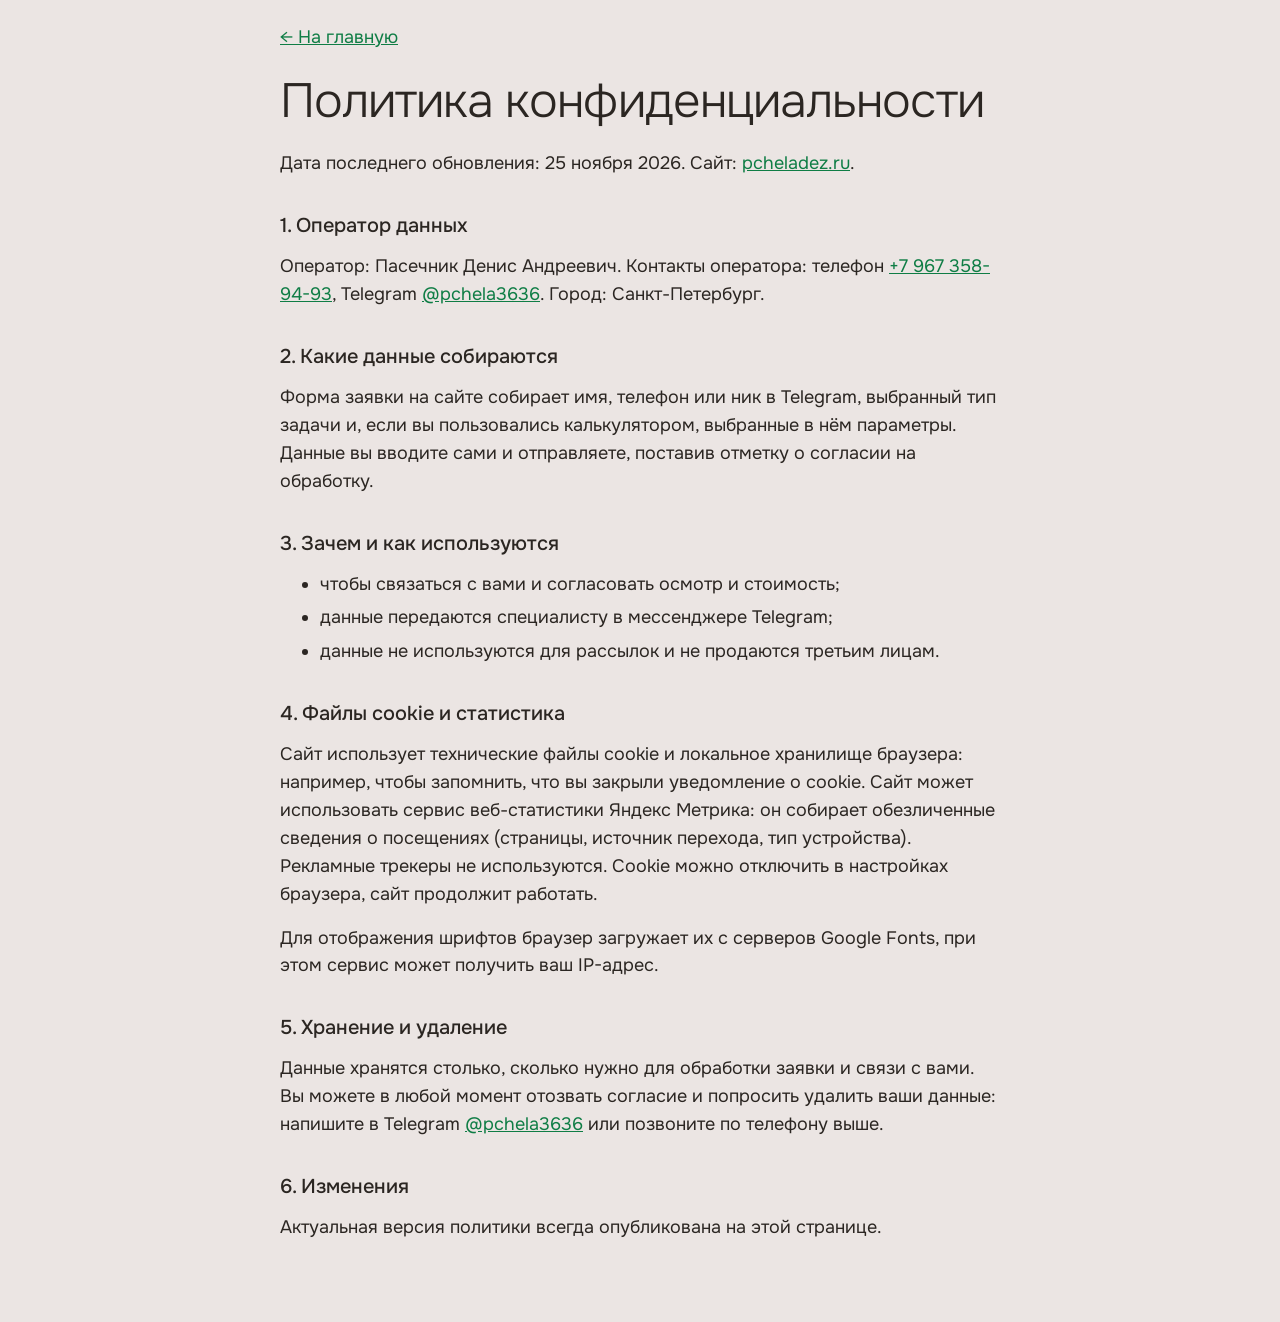
<file: privacy.html>
<!DOCTYPE html>
<html lang="ru">
<head>
<meta charset="utf-8">
<meta name="viewport" content="width=device-width, initial-scale=1">
<meta name="color-scheme" content="light">
<title>Политика конфиденциальности — Денис Пасечник</title>
<meta name="description" content="Как сайт pcheladez.ru обрабатывает персональные данные из формы заявки и использует файлы cookie.">
<link rel="canonical" href="https://pcheladez.ru/privacy.html">
<link href="https://fonts.googleapis.com/css2?family=Onest:wght@300;400;500&display=swap" rel="stylesheet">
<style>
body{margin:0;background:#ebe5e3;color:#2b2622;font:400 18px/1.55 Onest,system-ui,sans-serif;padding:24px 16px 64px}
main{max-width:720px;margin:0 auto}
h1{font-weight:300;font-size:clamp(2rem,6vw,3rem);letter-spacing:-.02em;line-height:1.05;margin:24px 0}
h2{font-weight:500;font-size:1.25rem;margin:32px 0 12px}
a{color:#0f7d45}
p,ul{margin:0 0 16px}
li{margin-bottom:6px}
.todo{background:#f5f1ef;border-radius:8px;padding:12px 16px}
</style>
<meta name="yandex-verification" content="7057c6ccf3698974" />
<meta name="google-site-verification" content="pWSTDw-oTGeY7aeS6OkhGG3UpPE7cXwAfXi8WKAnwCo" />
</head>
<body>
<main>
<p><a href="index.html">← На главную</a></p>
<h1>Политика конфиденциальности</h1>
<p>Дата последнего обновления: 25 ноября 2026. Сайт: <a href="https://pcheladez.ru/">pcheladez.ru</a>.</p>

<h2>1. Оператор данных</h2>
<p>Оператор: Пасечник Денис Андреевич. Контакты оператора: телефон <a href="tel:+79673589493">+7 967 358-94-93</a>, Telegram <a href="https://t.me/pchela3636">@pchela3636</a>. Город: Санкт-Петербург.</p>

<h2>2. Какие данные собираются</h2>
<p>Форма заявки на сайте собирает имя, телефон или ник в Telegram, выбранный тип задачи и, если вы пользовались калькулятором, выбранные в нём параметры. Данные вы вводите сами и отправляете, поставив отметку о согласии на обработку.</p>

<h2>3. Зачем и как используются</h2>
<ul>
<li>чтобы связаться с вами и согласовать осмотр и стоимость;</li>
<li>данные передаются специалисту в мессенджере Telegram;</li>
<li>данные не используются для рассылок и не продаются третьим лицам.</li>
</ul>

<h2>4. Файлы cookie и статистика</h2>
<p>Сайт использует технические файлы cookie и локальное хранилище браузера: например, чтобы запомнить, что вы закрыли уведомление о cookie. Сайт может использовать сервис веб-статистики Яндекс Метрика: он собирает обезличенные сведения о посещениях (страницы, источник перехода, тип устройства). Рекламные трекеры не используются. Cookie можно отключить в настройках браузера, сайт продолжит работать.</p>
<p>Для отображения шрифтов браузер загружает их с серверов Google Fonts, при этом сервис может получить ваш IP-адрес.</p>

<h2>5. Хранение и удаление</h2>
<p>Данные хранятся столько, сколько нужно для обработки заявки и связи с вами. Вы можете в любой момент отозвать согласие и попросить удалить ваши данные: напишите в Telegram <a href="https://t.me/pchela3636">@pchela3636</a> или позвоните по телефону выше.</p>

<h2>6. Изменения</h2>
<p>Актуальная версия политики всегда опубликована на этой странице.</p>
</main>
</body>
</html>
</file>
<file: styles.css>
/* Денис Пасечник — дезинфектор, СПб. Доска из плиток: Onest, розово-серый + зелёный */
:root{
  --bg:#ebe5e3; --surface:#e1dad7; --paper:#f5f1ef; --deep:#d3cac6;
  --ink:#2b2622; --muted:#5d544f; --accent:#0f7d45; --accent-ink:#fff;
  --r:8px; --m:10px; --g:8px;
  --f:'Onest',system-ui,-apple-system,'Segoe UI',Roboto,Arial,sans-serif;
  --e:cubic-bezier(.2,.7,.1,1);
  --step-small:clamp(.875rem,.84rem + .1vw,.9375rem);
  --step-body:clamp(1.0625rem,1rem + .25vw,1.1875rem);
  --step-lead:clamp(1.25rem,1.1rem + .7vw,1.625rem);
  --step-head:clamp(2rem,1.3rem + 3.2vw,4rem);
  --step-display:clamp(5rem,12.5vw,12rem);
  --bar:60px;
}
*,*::before,*::after{box-sizing:border-box}
html{scroll-behavior:auto;-webkit-text-size-adjust:100%}
body{margin:0;background:var(--bg);color:var(--ink);font-family:var(--f);font-size:var(--step-body);line-height:1.5;font-weight:400;padding:var(--m);overflow-x:hidden}
img{display:block;max-width:100%}
a{color:inherit}
h1,h2,h3,p,ol,ul,figure,blockquote{margin:0}
button,input,select{font:inherit;color:inherit}
:focus-visible{outline:3px solid var(--accent);outline-offset:3px}
::selection{background:var(--accent);color:#fff}
.sr{position:absolute;width:1px;height:1px;overflow:hidden;clip:rect(0 0 0 0);white-space:nowrap}
h1,h2{font-weight:300;letter-spacing:-.022em;line-height:1.05}
h2{font-size:var(--step-head)}

/* tiles */
.t{border-radius:var(--r);background:var(--surface);position:relative;overflow:hidden}
.t--paper{background:var(--paper)}
.t--ink{background:var(--ink);color:#f5f1ef}
.t--accent{background:var(--accent);color:var(--accent-ink)}
.t--deep{background:var(--deep)}

/* buttons: flat, one radius */
.btn{display:inline-flex;align-items:center;justify-content:center;min-height:52px;padding:0 24px;border:0;border-radius:var(--r);font-weight:500;font-size:1.0625rem;text-decoration:none;cursor:pointer;background:var(--ink);color:#fff;transition:transform .2s var(--e),background-color .2s,color .2s;white-space:nowrap}
.btn:hover{transform:translateY(-2px)}
.btn:active{transform:translateY(0) scale(.97)}
.btn--paper{background:var(--paper);color:var(--ink)}
.btn--paper:hover{background:#fff}
.btn--ink:hover{background:#000}
.btn--accent{background:var(--accent);color:#fff}
.btn--accent:hover{background:#0b6a3a}
.btn--sm{min-height:44px;padding:0 18px;font-size:.9375rem}
.btn[disabled]{opacity:.6;cursor:default}

/* top bar made of tiles */
.bar{position:sticky;top:var(--m);z-index:50;display:grid;grid-template-columns:var(--bar) 1fr auto;gap:var(--g);height:var(--bar);margin-bottom:var(--g)}
.bar__logo{display:grid;place-items:center;background:var(--ink);color:#fff;border-radius:var(--r);transition:background-color .2s}
.bar__logo:hover{background:var(--accent)}
.bar__nav{display:flex;align-items:center;gap:32px;padding:0 24px 0 calc(50vw - var(--m) - var(--bar) - var(--g));background:var(--paper);border-radius:var(--r);min-width:0;overflow:hidden}
.bar__nav a{white-space:nowrap;text-decoration:none;font-size:1rem;font-weight:500;color:var(--ink);position:relative;padding:4px 0}
.bar__nav a::after{content:'';position:absolute;left:0;right:0;bottom:0;height:3px;background:var(--accent);transform:scaleX(0);transform-origin:left;transition:transform .3s var(--e)}
.bar__nav a:hover::after,.bar__nav a.is-on::after{transform:scaleX(1)}
.bar__cta{display:flex;align-items:center;padding:0 28px;background:var(--ink);color:#fff;border-radius:var(--r);text-decoration:none;font-weight:500;white-space:nowrap;transition:background-color .2s,transform .2s var(--e)}
.bar__cta:hover{background:var(--accent)}
.bar__cta:active{transform:scale(.97)}
.bar__burger{display:none}

/* hero board */
.hero{display:grid;grid-template-columns:repeat(12,1fr);grid-template-rows:1fr 1fr;gap:var(--g);height:calc(100svh - var(--bar) - 2*var(--m) - var(--g));min-height:640px;max-height:1100px}
.hero__name{grid-column:1/7;grid-row:1;padding:24px;display:flex;flex-direction:column;justify-content:space-between}
.hero__what{margin-bottom:14px;font-size:var(--step-lead);line-height:1.2;max-width:34ch}
.hero__cta{display:none}
.hero__name{container-type:inline-size}
.hero h1{font-size:clamp(3rem,min(19cqw,13.5vh),12rem);font-weight:300;letter-spacing:-.05em;line-height:.92;margin:0 0 -.02em -.04em}
.nm{display:block;overflow:hidden;padding:.02em 0 .12em;margin-bottom:-.12em}
.nm>span{display:inline-block}
.js .nm>span{transform:translateY(105%);transition:transform 1.1s var(--e) .35s}
.js.ready .nm>span{transform:none}
.hero__ph1{grid-column:7/13;grid-row:1}
.hero__ph2{grid-column:1/7;grid-row:2}
.hero__a{grid-column:7/10;grid-row:2;padding:24px}
.hero__b{grid-column:10/13;grid-row:2;padding:24px;display:flex;flex-direction:column;justify-content:space-between;gap:20px;align-items:flex-start}
.hero__a p,.hero__b p{font-size:var(--step-lead);line-height:1.22;font-weight:400;letter-spacing:-.01em}
.hero__ph img,.work figure img,.cta__ph img{width:100%;height:100%;object-fit:cover;filter:grayscale(1) contrast(1.04)}
.shutter img{transform:scale(1.12)}
.js .shutter{clip-path:inset(100% 0 0 0);transition:clip-path 1.1s cubic-bezier(.77,0,.18,1) .15s}
.js .shutter--l{clip-path:inset(0 0 0 100%);transition-delay:.35s}
.js.ready .shutter{clip-path:inset(0 0 0 0)}
.js .shutter img{transform:scale(1.2);transition:transform 1.6s var(--e) .15s}
.js.ready .shutter img{transform:scale(1.04)}
.hero__ph img{will-change:transform}

/* sections spacing */
main>section{margin-top:clamp(88px,10vw,160px)}
main>section.hero{margin-top:0}

/* intro */
.intro{padding:0 12px}
.intro__lead{font-size:clamp(1.375rem,2.2vw,2rem);line-height:1.22;font-weight:400;letter-spacing:-.012em;max-width:68ch}
.intro__cols{display:grid;grid-template-columns:repeat(4,1fr);gap:28px 24px;margin-top:72px}
.intro__cols p{font-size:var(--step-body);line-height:1.5;color:var(--ink)}
.intro__cols b{font-weight:500}
.intro__cols a{color:var(--ink);text-underline-offset:3px}

/* visit scene */
.visit{margin-top:clamp(88px,10vw,160px)}
.visit__track{height:440svh;position:relative}
.visit__stage{position:sticky;top:calc(var(--bar) + var(--m) + var(--g) + 0px);height:calc(100svh - var(--bar) - 2*var(--m) - var(--g));min-height:560px;display:grid;grid-template-columns:repeat(12,1fr);gap:var(--g)}
.visit__copy{grid-column:1/6;display:flex;flex-direction:column;justify-content:space-between;gap:20px;padding:0 4px 0 12px}
.visit__copy h2{max-width:10ch}
.visit__head p{margin-top:20px;font-size:var(--step-lead);line-height:1.25;color:var(--muted);max-width:26ch}
.steps{list-style:none;padding:0;display:grid;gap:var(--g)}
.step{padding:18px 22px;border-radius:var(--r);background:var(--surface);color:var(--muted);transition:background-color .45s var(--e),color .45s var(--e),transform .45s var(--e)}
.step b{font-weight:500;font-size:1.25rem;display:block;color:inherit}
.step span{display:block;font-size:var(--step-body);line-height:1.4;max-height:0;opacity:0;overflow:hidden;transition:max-height .5s var(--e),opacity .4s,margin .4s;margin-top:0}
.step.is-active{background:var(--ink);color:#f5f1ef;transform:translateX(8px)}
.step.is-active span{max-height:140px;opacity:1;margin-top:6px}
.visit__plan{grid-column:6/13;position:relative;background:var(--paper);border-radius:var(--r);overflow:hidden}
.visit__plan canvas{position:absolute;inset:0;width:100%;height:100%;display:block}
.plan__count{position:absolute;left:24px;top:20px;display:flex;align-items:baseline;gap:12px;pointer-events:none}
.plan__count b{font-size:clamp(3.5rem,6vw,6rem);font-weight:300;letter-spacing:-.04em;line-height:.9;font-variant-numeric:tabular-nums}
.plan__count span{font-size:var(--step-body);max-width:12ch;line-height:1.15;color:var(--muted)}
.plan__cap{position:absolute;right:20px;bottom:16px;font-size:var(--step-small);color:var(--muted)}
.plan__count.is-done b{color:var(--accent)}

/* mosaic */
.mosaic__board{display:grid;grid-template-columns:repeat(6,1fr);gap:var(--g)}
.mosaic__board>img{grid-column:1/-1;border-radius:var(--r);aspect-ratio:3/2;object-fit:cover;width:100%}
.mt{position:relative;aspect-ratio:1;border-radius:var(--r);overflow:hidden;background:var(--surface)}
.mt__img{position:absolute;inset:0;background-repeat:no-repeat;filter:grayscale(1) contrast(1.05);transition:transform .7s var(--e)}
.mt:hover .mt__img{transform:scale(1.08)}
.mt--c{padding:16px;display:flex;flex-direction:column;justify-content:space-between;color:var(--ink)}
.mt--c .mt__img{display:none}
.mt--h{background:var(--paper)}
.mt--h h2{font-size:clamp(1.5rem,2.6vw,2.4rem);line-height:1.05}
.mt--f{background:var(--surface)}
.mt--f p{font-size:clamp(1rem,1.25vw,1.1875rem);line-height:1.25;font-weight:400}
.mt--f b{font-weight:500;font-size:clamp(1.75rem,2.6vw,2.6rem);display:block;letter-spacing:-.03em;line-height:1}
.mt--a{background:var(--accent);color:#fff;text-decoration:none;transition:background-color .2s}
.mt--a:hover{background:#0b6a3a}
.mt--a span{font-size:clamp(.9375rem,1.5vw,1.375rem);line-height:1.15;font-weight:500}
.mt--d{background:var(--ink);color:#fff}
.js .mt{opacity:0;transform:scale(.94);transition:opacity .6s var(--e) calc(var(--i,0)*28ms),transform .6s var(--e) calc(var(--i,0)*28ms)}
.js .mt.is-in{opacity:1;transform:none}

/* work board */
.work__board{display:grid;grid-template-columns:repeat(12,1fr);grid-auto-rows:clamp(64px,7.4vw,106px);gap:var(--g)}
.work__head{grid-column:1/4;grid-row:1/3;padding:20px;display:flex;flex-direction:column;justify-content:space-between}
.work__head h2{font-size:clamp(1.75rem,2.6vw,2.6rem)}
.work__head p{font-size:var(--step-body);line-height:1.3;color:var(--muted)}
.work figure{margin:0}
.work figure img{position:absolute;inset:0;transition:transform .8s var(--e),filter .5s}
.work figure:hover img{transform:scale(1.05);filter:none}
.work figcaption{position:absolute;left:12px;bottom:12px;max-width:calc(100% - 24px);padding:6px 12px;border-radius:6px;background:rgba(43,38,34,.82);color:#fff;font-size:var(--step-small);line-height:1.25}
.work__a{grid-column:4/10;grid-row:1/5}
.work__b{grid-column:10/13;grid-row:1/3}
.work__c{grid-column:10/13;grid-row:3/5}
.work__d{grid-column:1/4;grid-row:3/5}
.work__e{grid-column:1/7;grid-row:5/7}
.work__f{grid-column:7/10;grid-row:5/7}
.work__g{grid-column:10/13;grid-row:5/7;padding:20px;display:flex;align-items:flex-end;text-decoration:none;transition:background-color .25s}
.work__g:hover{background:var(--accent)}
.work__g span{font-size:var(--step-lead);line-height:1.15;font-weight:400}
.work__a img{object-position:50% 40%}
.work__e img{object-position:50% 40%}

/* prices */
.prices__top{display:grid;grid-template-columns:repeat(12,1fr);gap:var(--g)}
.prices__head{grid-column:1/6;padding:24px;display:flex;flex-direction:column;justify-content:space-between;gap:32px;min-height:340px}
.prices__head p{font-size:var(--step-lead);line-height:1.22;max-width:24ch;color:var(--muted)}
.calc{grid-column:6/13;padding:24px;display:grid;gap:22px;background:var(--surface)}
.calc__types{border:0;margin:0;padding:0;display:flex;flex-wrap:wrap;gap:var(--g)}
.calc__types label{cursor:pointer}
.calc__types input{position:absolute;opacity:0;pointer-events:none}
.calc__types span{display:flex;align-items:center;min-height:48px;padding:0 18px;border-radius:var(--r);background:var(--paper);font-weight:500;font-size:1rem;transition:background-color .2s,color .2s,transform .2s var(--e)}
.calc__types label:hover span{transform:translateY(-2px)}
.calc__types input:checked+span{background:var(--ink);color:#fff}
.calc__types input:focus-visible+span{outline:3px solid var(--accent);outline-offset:3px}
.calc__area{display:grid;grid-template-columns:1fr auto;gap:10px 16px;align-items:end}
.calc__area[hidden]{display:none}
.calc__area label{font-size:var(--step-body);color:var(--muted)}
.calc__area output{font-size:1.5rem;font-weight:500;font-variant-numeric:tabular-nums}
.calc__area input{grid-column:1/-1;width:100%}
input[type=range]{-webkit-appearance:none;appearance:none;height:44px;background:transparent;cursor:pointer}
input[type=range]::-webkit-slider-runnable-track{height:12px;border-radius:6px;background:var(--deep)}
input[type=range]::-moz-range-track{height:12px;border-radius:6px;background:var(--deep)}
input[type=range]::-webkit-slider-thumb{-webkit-appearance:none;width:32px;height:32px;margin-top:-10px;border-radius:50%;background:var(--accent);border:0;transition:transform .2s var(--e)}
input[type=range]::-moz-range-thumb{width:32px;height:32px;border-radius:50%;background:var(--accent);border:0}
input[type=range]:active::-webkit-slider-thumb{transform:scale(1.18)}
.calc__sum{font-size:clamp(2.5rem,5vw,4.5rem);font-weight:300;letter-spacing:-.035em;line-height:1;font-variant-numeric:tabular-nums}
.calc__note{margin-top:8px;color:var(--muted);font-size:var(--step-body);max-width:46ch}
.calc__disc{display:flex;gap:12px;align-items:center;cursor:pointer;font-size:var(--step-body)}
.calc__disc input{width:24px;height:24px;accent-color:var(--accent);flex:none}
.calc .btn{justify-self:start}
.ptable{margin-top:var(--g)}
.ptable table{width:100%;border-collapse:collapse;font-size:clamp(1.0625rem,1.5vw,1.375rem);line-height:1.3}
.ptable th,.ptable td{text-align:left;padding:22px 24px;vertical-align:top;font-weight:400}
.ptable thead th{font-size:var(--step-small);color:var(--muted);font-weight:500;padding-top:8px;padding-bottom:8px}
.ptable tbody tr:nth-child(odd){background:var(--surface)}
.ptable tbody tr{transition:background-color .25s}
.ptable tbody tr:hover{background:var(--paper)}
.ptable tbody th{font-weight:500;width:26%;border-radius:var(--r) 0 0 var(--r)}
.ptable td:nth-child(2){width:44%}
.ptable td:last-child{font-weight:500;white-space:nowrap;border-radius:0 var(--r) var(--r) 0}
.ptable small{display:block;font-weight:400;font-size:var(--step-small);color:var(--muted);white-space:normal;margin-top:2px}

/* reviews */
.rev__split{display:grid;grid-template-columns:5fr 7fr;min-height:62svh;border-radius:var(--r);overflow:hidden}
.rev__who{background:var(--ink);color:#f5f1ef;padding:32px;display:flex;align-items:flex-end}
.rev__who p{font-size:1.25rem;line-height:1.3;color:#d8d0cb}
.rev__who b{display:block;font-size:1.75rem;font-weight:400;color:#fff;margin-bottom:4px}
.rev__q{background:var(--accent);color:#fff;padding:48px}
.rev__q p{font-size:clamp(1.5rem,2.6vw,2.25rem);line-height:1.2;letter-spacing:-.015em;max-width:28ch;text-indent:-.5em}
.rev__board{margin-top:var(--g);display:grid;grid-template-columns:repeat(12,1fr);gap:var(--g)}
.rev__head{grid-column:1/5;grid-row:1/3;padding:24px;display:flex;flex-direction:column;gap:14px;justify-content:space-between}
.rev__head h2{font-size:clamp(2rem,3.2vw,3.25rem);margin-bottom:12px}
.rev__head p{font-size:var(--step-body);line-height:1.3}
.rev__head a{text-decoration:none;display:block;transition:color .2s}
.rev__head a:hover{color:var(--accent)}
.rev__head b{font-weight:500;font-size:1.75rem;letter-spacing:-.02em;margin-right:4px}
.rev{grid-column:span 4;padding:24px;display:flex;flex-direction:column;justify-content:space-between;gap:20px;transition:transform .3s var(--e),background-color .3s}
.rev:hover{transform:translateY(-3px);background:var(--paper)}
.rev--more{text-decoration:none;color:#f5f1ef;background:var(--ink);justify-content:flex-start}
.rev--more:hover{background:var(--accent)}
.rev--more span{font-size:var(--step-lead);line-height:1.15}
.rev blockquote{font-size:var(--step-body);line-height:1.45}
.rev figcaption{font-weight:500;font-size:1rem}
.rev:nth-of-type(1){grid-column:5/13}
.rev:nth-of-type(1) blockquote{font-size:var(--step-lead);line-height:1.3;max-width:34ch}
.rev:nth-of-type(2),.rev:nth-of-type(3){grid-column:span 4}
.rev:nth-of-type(4){grid-column:span 3}
.rev:nth-of-type(5){grid-column:span 5}
.rev:nth-of-type(6){grid-column:span 4}
.rev--more{grid-column:1/-1!important;min-height:120px;flex-direction:row;align-items:center}

/* faq */
.faq{display:grid;grid-template-columns:repeat(12,1fr);gap:var(--g);align-items:start}
.faq h2{grid-column:1/5;position:sticky;top:calc(var(--bar) + 2*var(--m) + 16px);padding:0 12px}
.faq__list{grid-column:5/13;display:grid;gap:var(--g)}
.faq details{background:var(--surface);border-radius:var(--r);transition:background-color .3s var(--e),color .3s}
.faq summary{list-style:none;cursor:pointer;position:relative;min-height:72px;padding:18px 64px 18px 24px;display:flex;align-items:center;font-size:1.25rem;font-weight:500;line-height:1.25}
.faq summary::-webkit-details-marker{display:none}
.faq summary::before,.faq summary::after{content:'';position:absolute;right:24px;top:50%;width:18px;height:3px;margin-top:-1.5px;background:currentColor;transition:transform .35s var(--e)}
.faq summary::after{transform:rotate(90deg)}
.faq details[open] summary::after{transform:rotate(0)}
.faq details[open]{background:var(--accent);color:#fff}
.faq details p{padding:0 24px 24px;font-size:var(--step-body);line-height:1.5;max-width:52ch;animation:faqIn .45s var(--e)}
.faq summary:hover{color:var(--accent)}
.faq details[open] summary:hover{color:#fff}
@keyframes faqIn{from{opacity:0;transform:translateY(-8px)}to{opacity:1;transform:none}}

/* cta */
.cta{display:grid;grid-template-columns:minmax(40px,.5fr) minmax(0,6fr) minmax(40px,.5fr);gap:var(--g);margin-left:calc(-1*var(--m));margin-right:calc(-1*var(--m))}
.cta__ph{border-radius:0 var(--r) var(--r) 0;min-height:420px}
.cta__tile{border-radius:var(--r) 0 0 var(--r);min-height:420px}
.cta__main{padding:clamp(24px,3vw,44px);display:grid;grid-template-columns:1fr 1.1fr;gap:20px 40px;align-items:start}
.cta__main h2{font-size:clamp(2rem,3.4vw,3.25rem);grid-column:1}
.cta__main>p{grid-column:1;font-size:var(--step-lead);line-height:1.25;max-width:20ch;opacity:.92}
.form{grid-column:2;grid-row:1/3;display:grid;gap:14px}
.form label{display:grid;gap:6px;font-size:var(--step-small);font-weight:500}
.form input[type=text],.form select{height:54px;border:0;border-radius:var(--r);padding:0 16px;background:var(--paper);color:var(--ink);font-size:1.0625rem;width:100%}
.form select{appearance:none;background-image:url("data:image/svg+xml,%3Csvg xmlns='http://www.w3.org/2000/svg' width='14' height='9' viewBox='0 0 14 9'%3E%3Cpath d='M1 1l6 6 6-6' fill='none' stroke='%232b2622' stroke-width='2.4'/%3E%3C/svg%3E");background-position:calc(100% - 18px) 50%;background-repeat:no-repeat;padding-right:44px}
.form input.bad{outline:3px solid #ffd2c2}
.form .btn{width:100%}
.form .consent{display:flex;gap:12px;align-items:flex-start;font-weight:400;cursor:pointer;line-height:1.35}
.form .consent input{flex:none;width:22px;height:22px;margin:1px 0 0;accent-color:var(--ink)}
.form .consent.bad{outline:3px solid #ffd2c2;outline-offset:4px;border-radius:4px}
.form .consent a{text-underline-offset:3px}
.cookie{position:fixed;left:var(--m);bottom:var(--m);z-index:60;max-width:520px;display:flex;gap:16px;align-items:center;padding:16px 18px;background:var(--paper);color:var(--ink);border-radius:var(--r);box-shadow:0 6px 28px rgba(43,38,34,.18);font-size:var(--step-small);line-height:1.4}
.cookie[hidden]{display:none}
.cookie .btn{flex:none}
.form__note{font-size:var(--step-small);opacity:.9}
.cta__main>.form__note{display:none}

/* footer */
.foot{margin-top:clamp(88px,10vw,160px);background:var(--surface);border-radius:var(--r);padding:12px 12px 24px}
.mark{display:flex;gap:4px;align-items:flex-end;height:clamp(180px,34svh,340px)}
.mark span{flex:1;height:var(--h);display:flex;align-items:flex-end;justify-content:flex-start;padding:0 0 0 .06em;background:var(--b);color:var(--fg);font-size:clamp(3.2rem,13.5vw,14rem);font-weight:500;line-height:.78;letter-spacing:-.05em;border-radius:var(--r);overflow:hidden;transition:transform .5s var(--e);padding-bottom:.02em}
.mark span:hover{transform:translateY(-8px)}
.foot__cols{display:grid;grid-template-columns:repeat(12,1fr);gap:24px var(--g);margin-top:56px;padding:0 12px}
.foot__links{grid-column:span 2;display:grid;gap:8px;align-content:start}
.foot__links:nth-child(2){grid-column:span 3}
.foot__links a{font-size:1rem;text-decoration:none;width:max-content;transition:color .2s}
.foot__links a:hover{color:var(--accent)}
.foot__contact{grid-column:9/13;display:grid;gap:8px;align-content:start;font-size:1rem}
.foot__last{display:flex;justify-content:space-between;align-items:center;gap:16px;margin-top:48px;padding:0 12px;font-size:var(--step-small);color:var(--muted)}
.foot__last a:not(.btn){color:var(--ink)}
.dock{display:none}

/* reveal */
.js [data-r]{opacity:0;transform:translateY(26px);transition:opacity .8s var(--e) calc(var(--d,0)*80ms),transform .8s var(--e) calc(var(--d,0)*80ms)}
.js [data-r].is-in{opacity:1;transform:none}
.js .work figure[data-r].is-in:hover{transform:none}
.js .rev.is-in{transition:transform .3s var(--e),background-color .3s,opacity .8s}

/* breakpoints */
@media (max-width:1180px){
  .bar__nav{gap:22px;font-size:.9375rem;padding-left:24px}
  .intro__cols{grid-template-columns:repeat(2,1fr)}
}
@media (max-width:1100px){
  .bar{grid-template-columns:var(--bar) 1fr var(--bar)}
  .bar__cta{display:none}
  .bar__nav{position:absolute;left:0;right:0;top:calc(var(--bar) + var(--g));flex-direction:column;align-items:stretch;gap:0;padding:8px;background:var(--paper);border-radius:var(--r);box-shadow:0 18px 40px rgba(43,38,34,.2);opacity:0;visibility:hidden;transform:translateY(-8px);transition:opacity .25s,transform .3s var(--e),visibility .25s} /* taste-skill-ignore: menu overlay */
  .bar__nav.is-open{opacity:1;visibility:visible;transform:none}
  .bar__nav a{padding:16px;font-size:1.25rem;border-radius:var(--r)}
  .bar__nav a:hover{background:var(--surface)}
  .bar__nav a::after{display:none}
  .bar{grid-template-columns:var(--bar) 1fr var(--bar)}
  .bar::before{content:'';grid-column:2;grid-row:1;background:var(--paper);border-radius:var(--r)}
  .bar__logo{grid-column:1;grid-row:1}
  .bar__burger{display:grid;place-items:center;grid-column:3;grid-row:1;background:var(--ink);border:0;border-radius:var(--r);width:var(--bar);height:var(--bar);cursor:pointer;gap:0}
  .bar__burger span{display:block;width:22px;height:3px;background:#fff;border-radius:2px;transition:transform .3s var(--e)}
  .bar__burger span:first-child{transform:translateY(-4px)}
  .bar__burger span:last-child{transform:translateY(4px)}
  .bar__burger.is-open span:first-child{transform:rotate(45deg)}
  .bar__burger.is-open span:last-child{transform:rotate(-45deg)}
  .hero__name{grid-column:1/8}
  .hero__ph1{grid-column:8/13}
  .hero__ph2{grid-column:1/5}
  .hero__a{grid-column:5/9}
  .hero__b{grid-column:9/13}
  .hero__a p,.hero__b p{font-size:1.125rem}
}
@media (max-width:900px){
  :root{--m:8px;--bar:56px}
  .hero{grid-template-columns:1fr 1fr;grid-template-rows:auto;height:auto;min-height:0;max-height:none}
  .hero__name{grid-column:1/-1;grid-row:1;min-height:30svh;padding:20px}
  .hero__ph1{grid-column:1/-1;grid-row:2;aspect-ratio:16/10}
  .hero__a{grid-column:1;grid-row:3;min-height:min(62vw,300px);padding:18px}
  .hero__b{grid-column:2;grid-row:3;min-height:min(62vw,300px);padding:18px}
  .hero__ph2{grid-column:1/-1;grid-row:4;aspect-ratio:4/3}
  .hero__a p,.hero__b p{font-size:clamp(.9375rem,3.6vw,1.125rem);line-height:1.22}
  .hero__b .btn{display:none}
  .hero__cta{display:inline-flex!important;align-self:flex-start;margin:18px 0 0}
  .hero__b .btn--x{min-height:46px;padding:0 16px;font-size:.9375rem;white-space:normal;text-align:left;line-height:1.1}
  .intro__lead{font-size:1.25rem}
  .intro__cols{margin-top:48px;gap:32px 20px}
  .visit__track{height:400svh}
  .visit__stage{grid-template-columns:1fr;grid-template-rows:minmax(0,1fr) auto;gap:var(--g)}
  .visit__plan{grid-column:1;grid-row:1}
  .visit__copy{grid-column:1;grid-row:2;padding:0 8px;gap:10px}
  .visit__copy h2{font-size:1.75rem;max-width:none}
  .visit__head p,.plan__cap{display:none}
  .step{display:none;padding:14px 18px}
  .step.is-active{display:block;transform:none}
  .step span{max-height:none;opacity:1;margin-top:4px;font-size:1rem}
  .prices__top{grid-template-columns:1fr}
  .prices__head,.calc{grid-column:1}
  .prices__head{min-height:0;gap:16px}
  .ptable thead{display:none}
  .ptable table,.ptable tbody,.ptable tr,.ptable th,.ptable td{display:block;width:100%!important}
  .ptable tbody tr{padding:18px 20px;margin-bottom:var(--g);border-radius:var(--r)}
  .ptable tbody th,.ptable td{padding:0;border-radius:0}
  .ptable tbody th{font-size:1.25rem;margin-bottom:4px}
  .ptable td:last-child{margin-top:8px}
  .rev__split{grid-template-columns:1fr;grid-template-rows:auto auto;min-height:0}
  .rev__q{order:1;padding:28px 24px 56px}
  .rev__who{order:2;padding:20px 24px;min-height:96px}
  .rev__board{grid-template-columns:1fr}
  .rev__head,.rev,.rev:nth-of-type(n),.rev--more{grid-column:1!important;grid-row:auto}
  .rev__head{gap:10px}
  .faq{grid-template-columns:1fr}
  .faq h2,.faq__list{grid-column:1}
  .faq h2{position:static;font-size:2.25rem}
  .faq summary{font-size:1.125rem;min-height:64px;padding:14px 18px}
  .faq details p{padding:0 18px 20px}
  .cta{grid-template-columns:1fr 1fr;margin-left:0;margin-right:0}
  .cta__main{grid-column:1/-1;grid-row:1;grid-template-columns:1fr;padding:24px}
  .form{grid-column:1;grid-row:auto}
  .cta__main h2,.cta__main>p{grid-column:1}
  .cta__ph,.cta__tile{min-height:120px;height:120px;border-radius:var(--r)}
  .cta__ph{grid-column:1;grid-row:2}
  .cta__tile{grid-column:2;grid-row:2}
  .foot__cols{grid-template-columns:1fr 1fr}
  .foot__links,.foot__links:nth-child(2){grid-column:span 1}
  .foot__contact{grid-column:1/-1}
  .mark{height:22svh}
  .mark span{font-size:15vw}
}
@media (max-width:900px){
  .work__board{grid-template-columns:1fr 1fr;grid-auto-rows:auto}
  .work__board>*{grid-column:auto!important;grid-row:auto!important}
  .work__head{grid-column:1/-1!important;min-height:170px;gap:12px}
  .work figure{aspect-ratio:4/5}
  .work__b,.work__e{grid-column:1/-1!important;aspect-ratio:3/2!important}
  .work__g{grid-column:1/-1!important;min-height:120px}
}
@media (max-width:560px){
  :root{--dock:76px}
  .visit__stage{height:calc(100svh - var(--bar) - 2*var(--m) - var(--g) - var(--dock))}
  body{padding-bottom:84px}
  .dock{display:flex;position:fixed;left:var(--m);right:var(--m);bottom:calc(var(--m) + env(safe-area-inset-bottom));z-index:40}
  .dock{gap:var(--g)}
  .dock .btn{flex:1;min-height:56px}
  .cookie{left:var(--m);right:var(--m);bottom:calc(var(--m) + 56px + var(--g) + env(safe-area-inset-bottom));max-width:none;flex-direction:column;align-items:stretch;gap:10px;padding:14px 16px}
  .hero__a p{font-size:.9375rem}
  .calc{padding:18px}
  .calc__types span{padding:0 14px;min-height:46px}
  .foot__last{flex-direction:column;align-items:flex-start}
}
@media (max-width:380px){
  .hero__b .btn{font-size:.875rem;padding:0 12px}
}

@media (prefers-reduced-motion:reduce){
  *,*::before,*::after{animation-duration:.01ms!important;transition-duration:.01ms!important;scroll-behavior:auto!important}
  .js [data-r],.js .mt{opacity:1;transform:none}
  .js .shutter{clip-path:none}
  .js .nm>span{transform:none}
  .shutter img{transform:none!important}
  .visit__track{height:auto}
  .visit__stage{position:static;height:auto}
  .visit__plan{min-height:60svh}
  .step{display:block}
  .step span{max-height:none;opacity:1;margin-top:6px}
  .step.is-active{transform:none}
}
</file>
